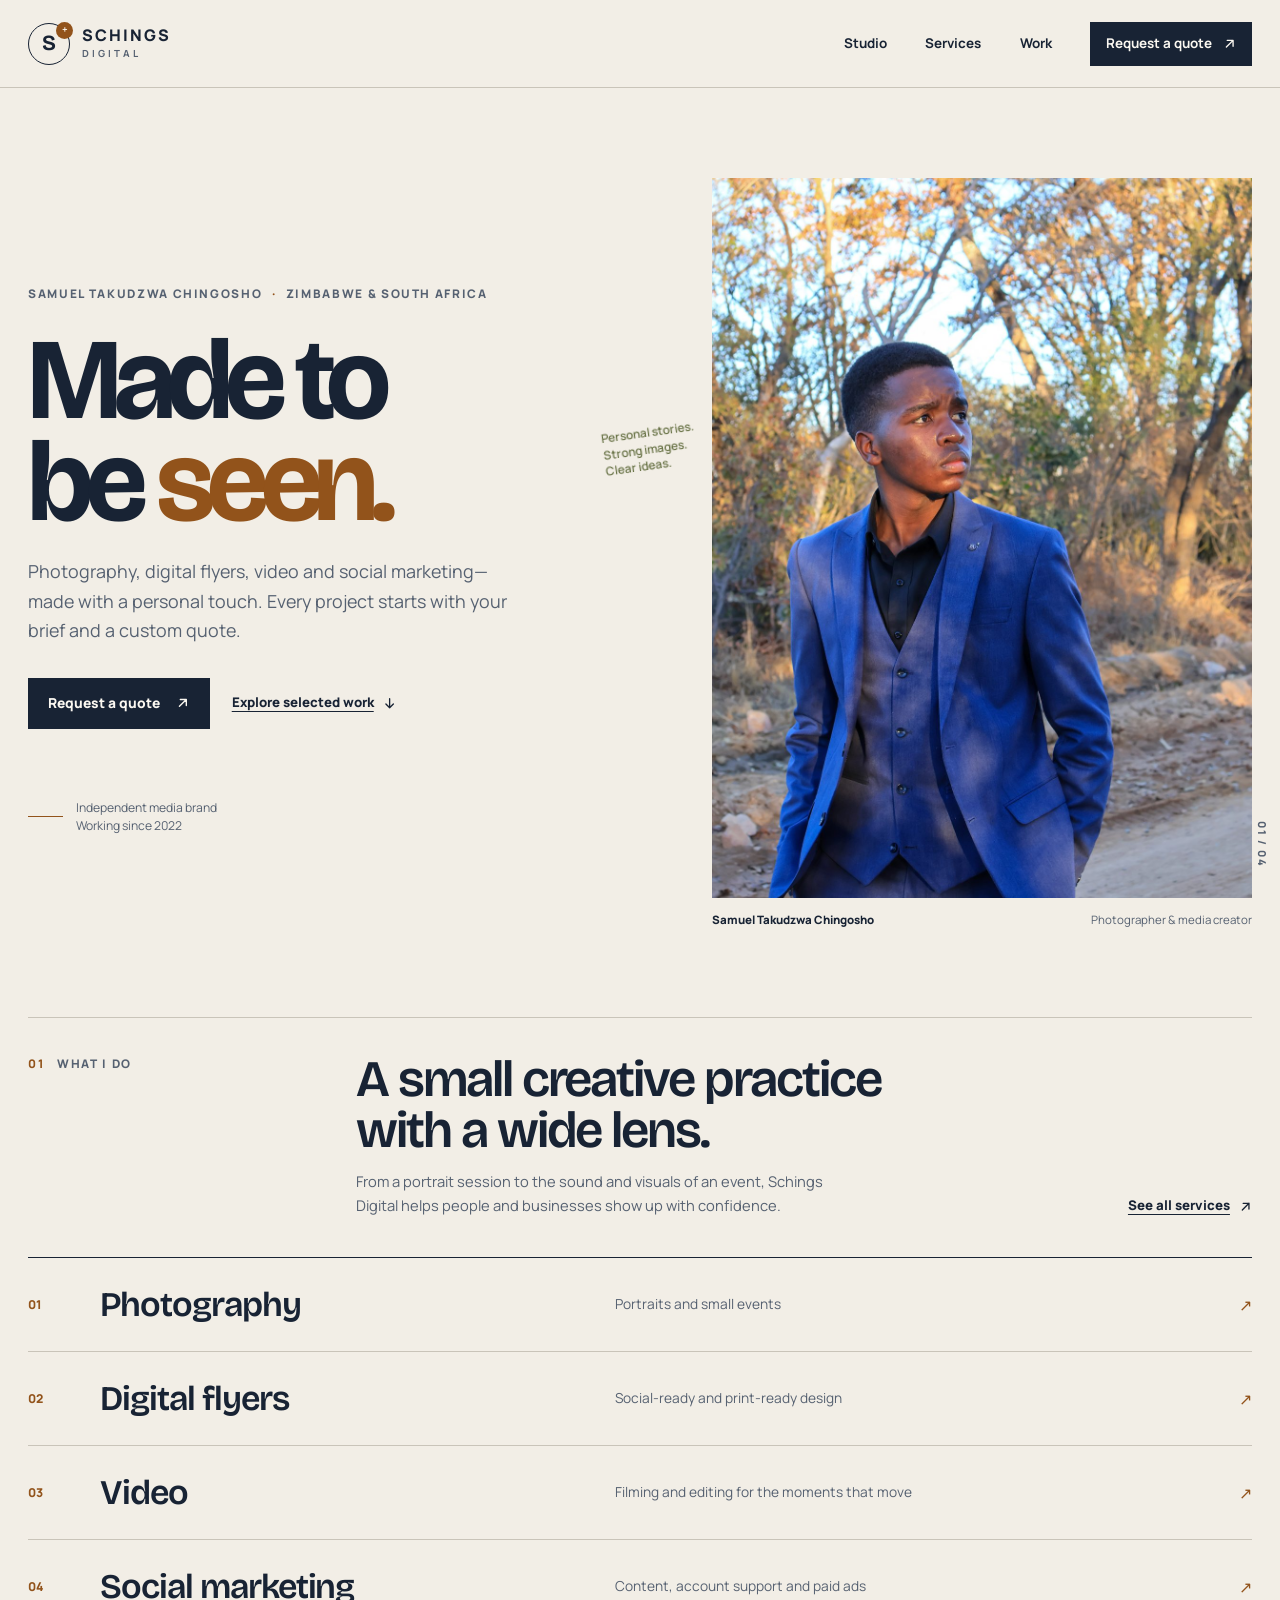
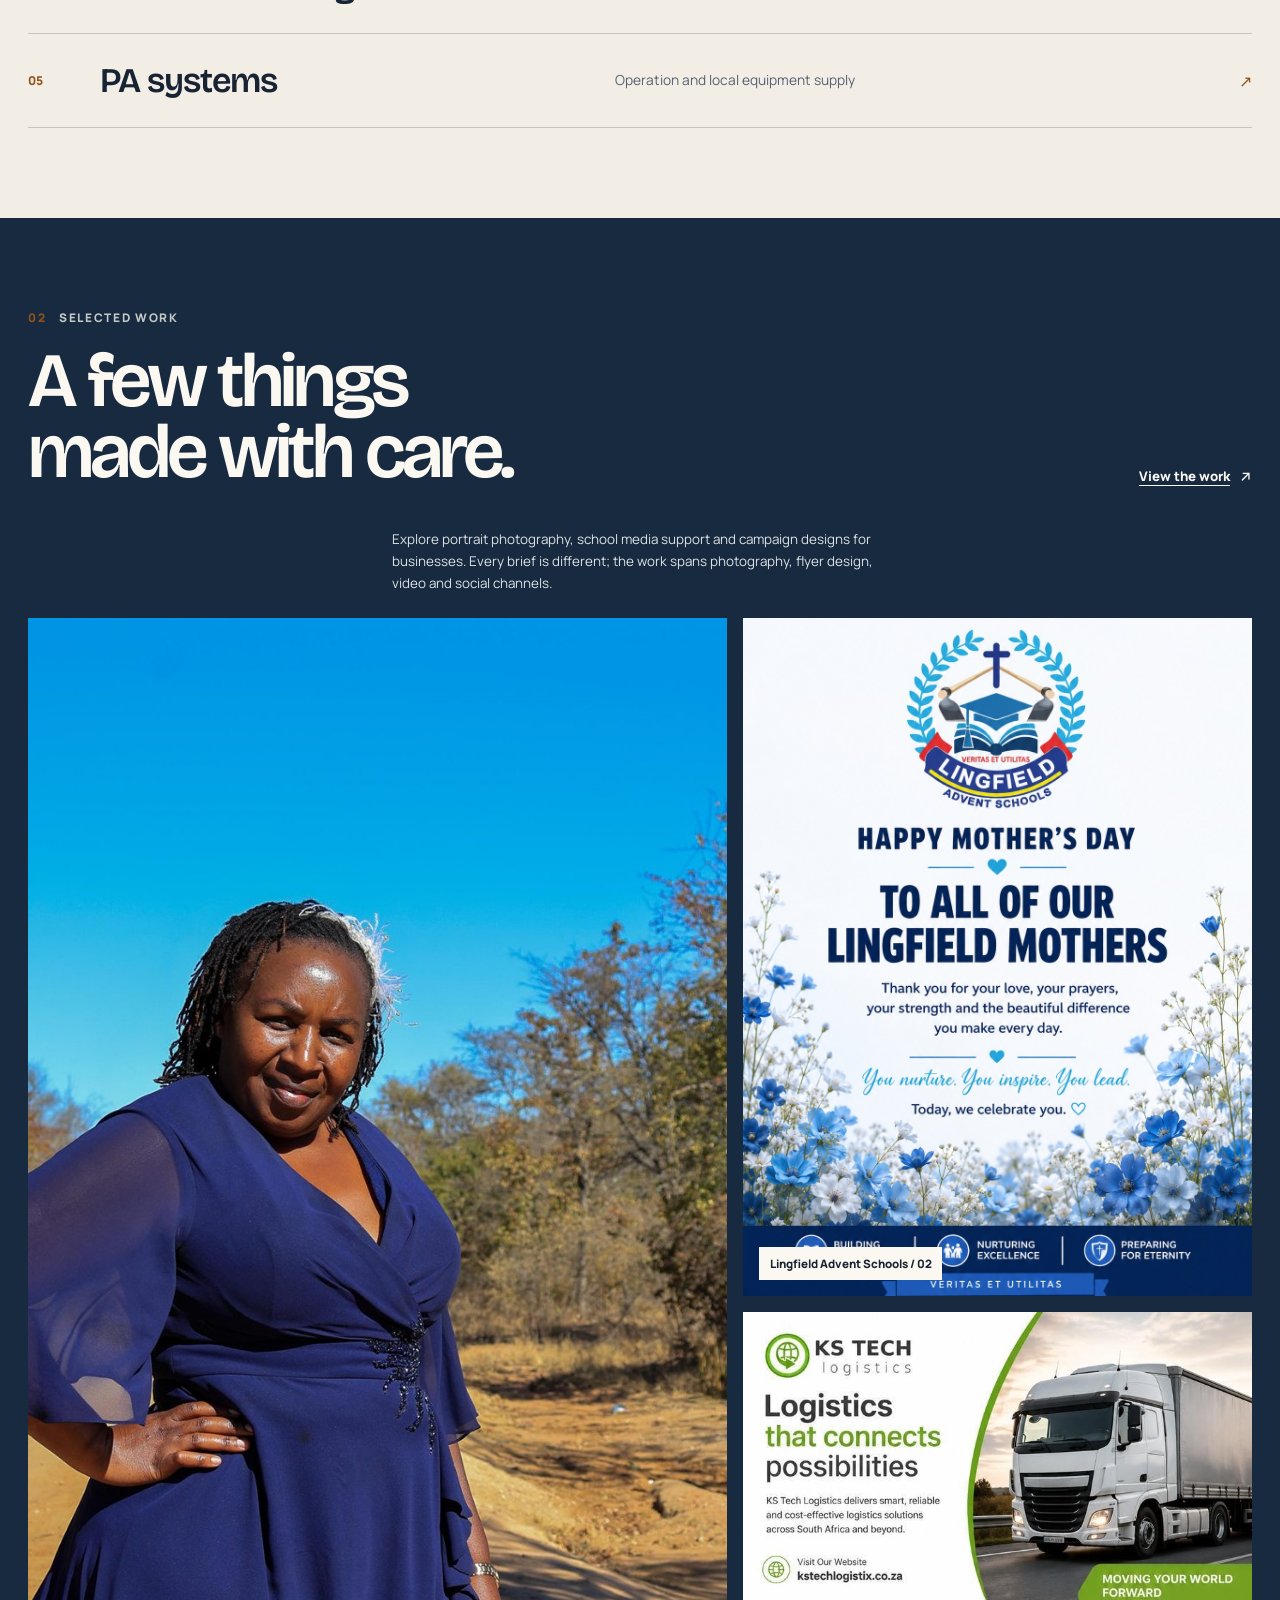
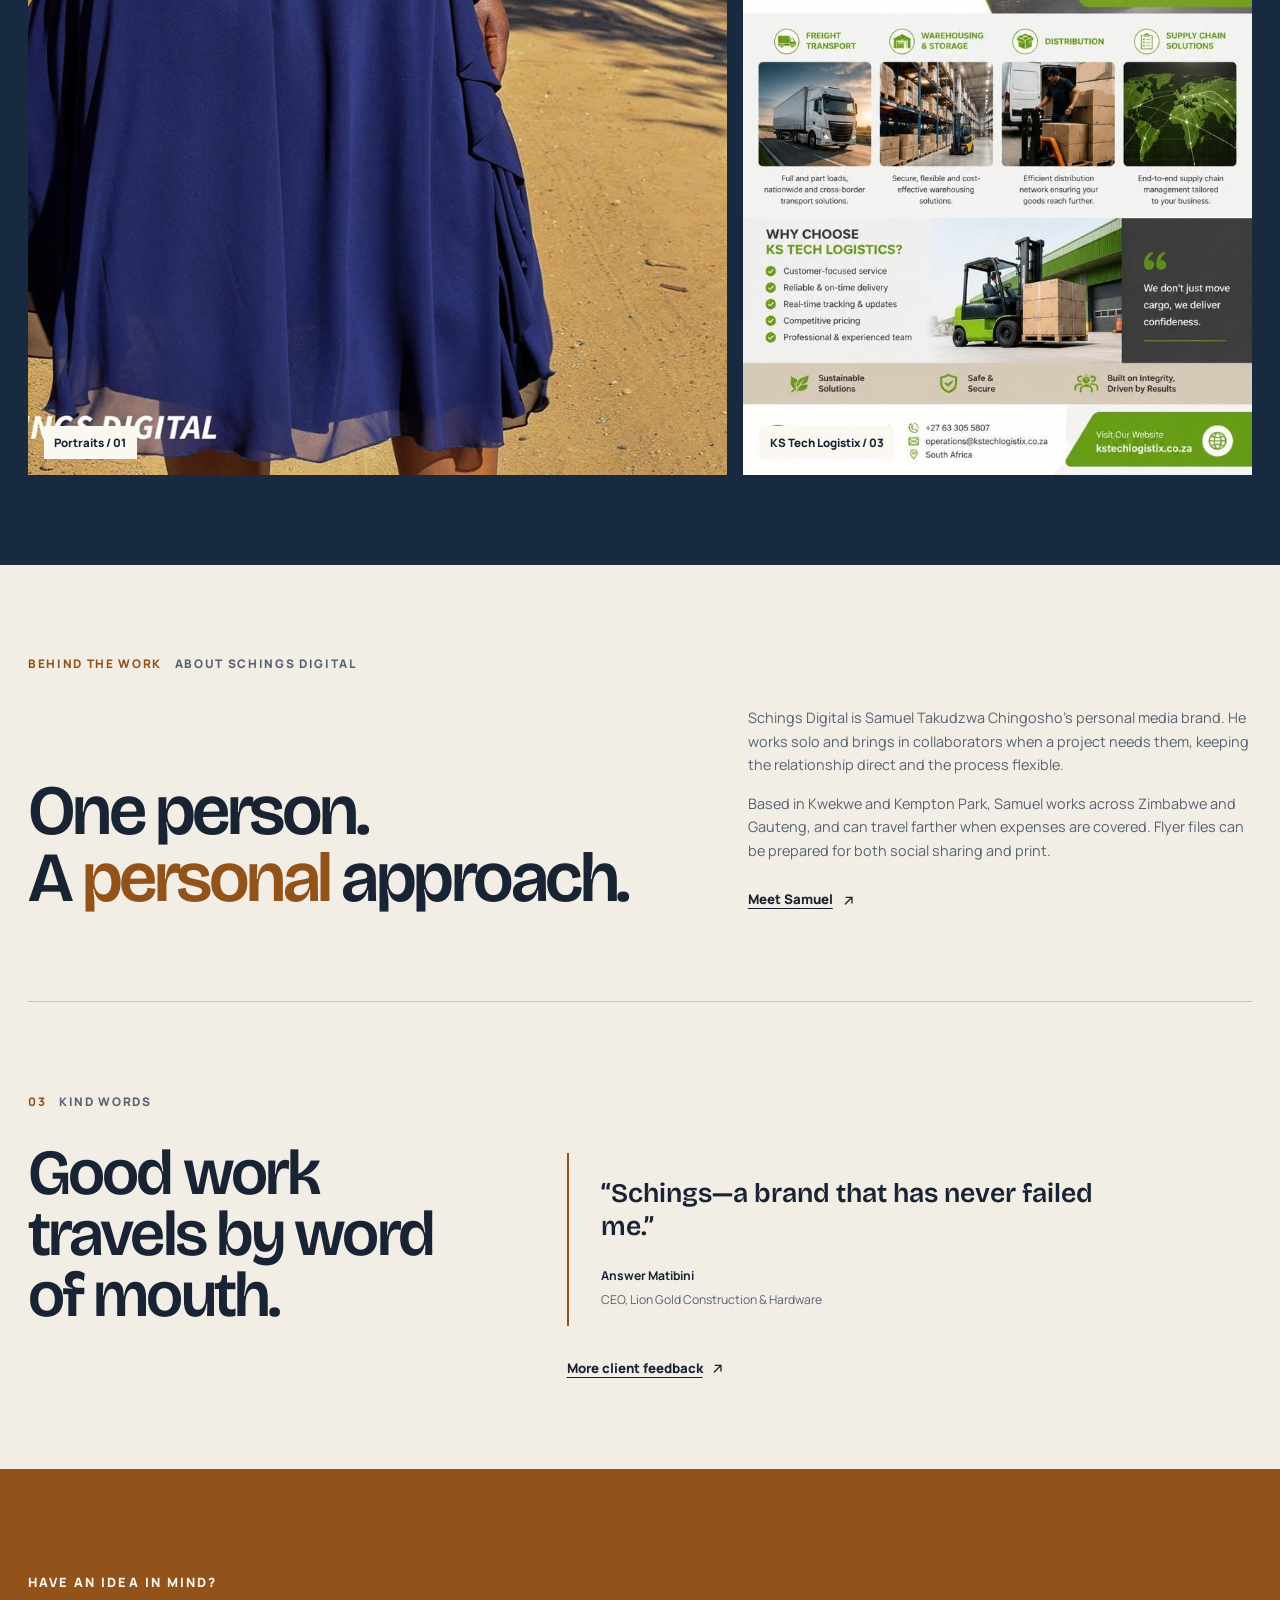
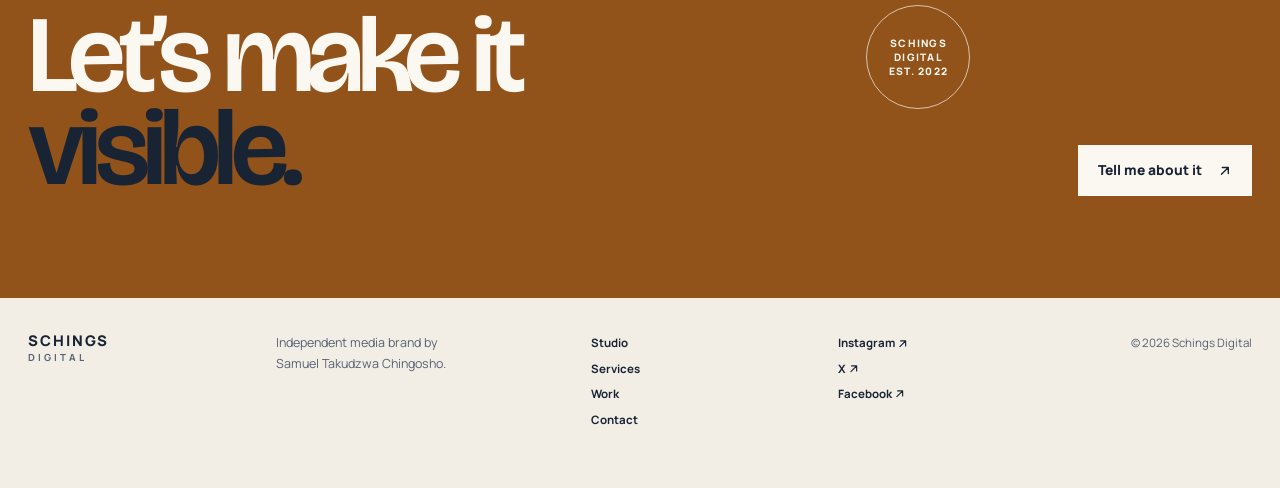
<file: index.html>
<!doctype html>
<html lang="en-GB">
<head><script>
(() => {
  const root = document.documentElement;
  root.classList.add('js');
  if (window.matchMedia && window.matchMedia('(prefers-reduced-motion: reduce)').matches) return;
  root.classList.add('intro-pending');
  let finished = false;
  const finishIntro = () => {
    if (finished) return;
    finished = true;
    root.classList.remove('intro-pending');
    document.querySelectorAll('body > :not(.site-intro)').forEach(node => { node.inert = false; });
    document.querySelector('.site-intro')?.remove();
  };
  document.addEventListener('DOMContentLoaded', () => {
    if (root.classList.contains('intro-pending')) {
      document.querySelectorAll('body > :not(.site-intro)').forEach(node => { node.inert = true; });
      document.querySelector('.intro-skip')?.focus({ preventScroll: true });
    }
  }, { once: true });
  document.addEventListener('click', event => {
    if (event.target.closest('.intro-skip')) finishIntro();
  }, true);
  document.addEventListener('keydown', event => {
    if (event.key === 'Escape' && root.classList.contains('intro-pending')) finishIntro();
  });
  document.addEventListener('animationend', event => {
    if (event.animationName === 'schings-intro-left') finishIntro();
  });
  window.setTimeout(finishIntro, 2200);
})();
</script>
  <meta charset="utf-8">
  <meta name="viewport" content="width=device-width, initial-scale=1">
  <meta name="theme-color" content="#f2eee6">
  <meta name="description" content="Portrait photography, digital flyers, video, social marketing and PA system work by Samuel Takudzwa Chingosho in Zimbabwe and Gauteng.">
  <meta property="og:type" content="website"><meta name="twitter:card" content="summary_large_image"><meta name="twitter:title" content="Schings Digital — Photography &amp; Media in Zimbabwe &amp; Gauteng"><meta name="twitter:description" content="Portrait photography, digital flyers, video, social marketing and PA system work by Samuel Takudzwa Chingosho in Zimbabwe and Gauteng."><meta name="twitter:image" content="https://sammychings27.xyz/assets/images/portfolio/samuel-portrait.jpg">
  <meta property="og:url" content="https://sammychings27.xyz/">
  <meta property="og:image:alt" content="Samuel Takudzwa Chingosho in a blue suit outdoors">
  <link rel="canonical" href="https://sammychings27.xyz/">
  <meta property="og:title" content="Schings Digital — Photography &amp; Media in Zimbabwe &amp; Gauteng">
  <meta property="og:description" content="Portrait photography, digital flyers, video, social marketing and PA system work by Samuel Takudzwa Chingosho in Zimbabwe and Gauteng.">
  <meta property="og:image" content="https://sammychings27.xyz/assets/images/portfolio/samuel-portrait.jpg">
  <title>Schings Digital — Photography &amp; Media in Zimbabwe &amp; Gauteng</title>
  <link rel="icon" href="assets/images/mark.svg" type="image/svg+xml">
  <link rel="preconnect" href="https://fonts.googleapis.com">
  <link rel="preconnect" href="https://fonts.gstatic.com" crossorigin>
  <link href="https://fonts.googleapis.com/css2?family=Bricolage+Grotesque:opsz,wght@12..96,400;12..96,500;12..96,600;12..96,700;12..96,800&family=Manrope:wght@400;500;600;700;800&display=swap" rel="stylesheet">
  <link rel="stylesheet" href="assets/css/site.css">
  <script defer src="assets/js/site.js"></script>
<script type="application/ld+json">{"@context":"https://schema.org","@type":"Person","name":"Samuel Takudzwa Chingosho","alternateName":"Sammychings27","jobTitle":"Photographer and Media Creator","url":"https://sammychings27.xyz/","sameAs":["https://www.instagram.com/schingsdigital","https://x.com/schingsdigital","https://www.facebook.com/people/Sammychings27-Digital/61591467394198/"]}</script>
</head>
<body><div class="site-intro" role="dialog" aria-modal="true" aria-label="Schings Digital introduction">
  <div class="intro-panel intro-panel-left" aria-hidden="true"></div>
  <div class="intro-panel intro-panel-right" aria-hidden="true"></div>
  <div class="intro-lockup"><span class="intro-symbol" aria-hidden="true">S<span>+</span></span><span class="intro-wordmark">SCHINGS<span>DIGITAL</span></span></div>
  <span class="intro-divider" aria-hidden="true"></span>
  <button class="intro-skip" type="button">Skip intro</button>
</div>
<a class="skip-link" href="#main">Skip to content</a>
<header class="site-header">
  <a class="brand" href="index.html" aria-label="Schings Digital home"><span class="brand-symbol" aria-hidden="true">S<span>+</span></span><span class="brand-wordmark">SCHINGS<span>DIGITAL</span></span></a>
  <button class="menu-toggle" type="button" aria-expanded="false" aria-controls="primary-navigation"><span>Menu</span><i aria-hidden="true"></i></button>
  <nav class="primary-navigation" id="primary-navigation" aria-label="Primary navigation"><a href="studio.html">Studio</a><a href="services.html">Services</a><a href="work.html">Work</a><a class="nav-cta" href="contact.html">Request a quote <svg class="icon-arrow" viewBox="0 0 16 16" aria-hidden="true"><path d="M4 12 12 4M5 4h7v7"/></svg></a></nav>
</header>
<main id="main">
  <section class="home-hero page-shell" aria-labelledby="hero-title">
    <div class="hero-copy">
      <p class="overline">Samuel Takudzwa Chingosho <span>·</span> Zimbabwe & South Africa</p>
      <h1 id="hero-title">Made to<br>be <em>seen.</em></h1>
      <p class="hero-summary">Photography, digital flyers, video and social marketing—made with a personal touch. Every project starts with your brief and a custom quote.</p>
      <div class="hero-actions"><a class="button button-dark" href="contact.html">Request a quote <svg class="icon-arrow" viewBox="0 0 16 16" aria-hidden="true"><path d="M4 12 12 4M5 4h7v7"/></svg></a><a class="quiet-link" href="work.html">Explore selected work <svg class="icon-arrow icon-down" viewBox="0 0 16 16" aria-hidden="true"><path d="M8 2v11M3.5 8.5 8 13l4.5-4.5"/></svg></a></div>
      <div class="hero-note"><span class="note-rule"></span><span>Independent media brand<br>Working since 2022</span></div>
    </div>
    <figure class="hero-portrait"><img src="assets/images/portfolio/samuel-portrait.jpg" width="1133" height="1700" alt="Samuel Takudzwa Chingosho in a blue suit, photographed outdoors" fetchpriority="high"><figcaption><span>Samuel Takudzwa Chingosho</span><span>Photographer & media creator</span></figcaption><span class="image-index" aria-hidden="true">01 / 04</span></figure>
    <span class="hero-side-note" aria-hidden="true">Personal stories. Strong images. Clear ideas.</span>
  </section>

  <section class="service-intro page-shell" aria-labelledby="service-intro-title"><div class="section-kicker"><span>01</span><span>What I do</span></div><div class="service-intro-copy"><h2 id="service-intro-title">A small creative practice with a wide lens.</h2><p>From a portrait session to the sound and visuals of an event, Schings Digital helps people and businesses show up with confidence.</p></div><a class="text-arrow" href="services.html">See all services <svg class="icon-arrow" viewBox="0 0 16 16" aria-hidden="true"><path d="M4 12 12 4M5 4h7v7"/></svg></a></section>
  <section class="service-list page-shell" aria-label="Current services"><a href="services.html#photography"><span class="service-count">01</span><h3>Photography</h3><p>Portraits and small events</p><span class="row-arrow" aria-hidden="true">↗</span></a><a href="services.html#flyers"><span class="service-count">02</span><h3>Digital flyers</h3><p>Social-ready and print-ready design</p><span class="row-arrow" aria-hidden="true">↗</span></a><a href="services.html#video"><span class="service-count">03</span><h3>Video</h3><p>Filming and editing for the moments that move</p><span class="row-arrow" aria-hidden="true">↗</span></a><a href="services.html#social"><span class="service-count">04</span><h3>Social marketing</h3><p>Content, account support and paid ads</p><span class="row-arrow" aria-hidden="true">↗</span></a><a href="services.html#pa"><span class="service-count">05</span><h3>PA systems</h3><p>Operation and local equipment supply</p><span class="row-arrow" aria-hidden="true">↗</span></a></section>

  <section class="featured-work" aria-labelledby="featured-title"><div class="page-shell featured-head"><div><div class="section-kicker section-kicker-light"><span>02</span><span>Selected work</span></div><h2 id="featured-title">A few things<br>made with care.</h2></div><a class="text-arrow text-arrow-light" href="work.html">View the work <svg class="icon-arrow" viewBox="0 0 16 16" aria-hidden="true"><path d="M4 12 12 4M5 4h7v7"/></svg></a></div><p class="featured-intro">Explore portrait photography, school media support and campaign designs for businesses. Every brief is different; the work spans photography, flyer design, video and social channels.</p><div class="featured-grid page-shell"><a class="featured-image featured-image-main" href="work.html#portraits"><img src="assets/images/portfolio/family-portrait.jpg" width="1133" height="1700" alt="Portrait of a woman outdoors in a blue dress" loading="lazy"><span>Portraits / 01</span></a><a class="featured-image featured-image-side" href="work.html#lingfield"><img src="assets/images/portfolio/lingfield-mothers-day.jpg" width="1086" height="1448" alt="Lingfield Advent Schools Mother’s Day digital poster designed by Schings Digital" loading="lazy"><span>Lingfield Advent Schools / 02</span></a><a class="featured-image featured-image-small" href="work.html#kstech"><img src="assets/images/portfolio/kstech-logistics-overview.jpg" width="720" height="1080" alt="KS Tech Logistix service overview flyer designed by Schings Digital" loading="lazy"><span>KS Tech Logistix / 03</span></a></div></section>

  <section class="home-story page-shell"><div class="section-kicker"><span>Behind the work</span><span>About Schings Digital</span></div><div class="home-story-grid"><h2>One person.<br>A <em>personal</em> approach.</h2><div><p>Schings Digital is Samuel Takudzwa Chingosho’s personal media brand. He works solo and brings in collaborators when a project needs them, keeping the relationship direct and the process flexible.</p><p>Based in Kwekwe and Kempton Park, Samuel works across Zimbabwe and Gauteng, and can travel farther when expenses are covered. Flyer files can be prepared for both social sharing and print.</p><a class="text-arrow" href="studio.html">Meet Samuel <svg class="icon-arrow" viewBox="0 0 16 16" aria-hidden="true"><path d="M4 12 12 4M5 4h7v7"/></svg></a></div></div></section><section class="testimonial-section page-shell" aria-labelledby="testimonial-title"><div class="section-kicker"><span>03</span><span>Kind words</span></div><div class="testimonial-wrap"><h2 id="testimonial-title">Good work<br>travels by word<br>of mouth.</h2><blockquote><p>“Schings—a brand that has never failed me.”</p><footer><strong>Answer Matibini</strong><span>CEO, Lion Gold Construction & Hardware</span></footer></blockquote><a class="text-arrow" href="work.html#words">More client feedback <svg class="icon-arrow" viewBox="0 0 16 16" aria-hidden="true"><path d="M4 12 12 4M5 4h7v7"/></svg></a></div></section>

  <section class="home-contact"><div class="page-shell home-contact-inner"><p>Have an idea in mind?</p><h2>Let’s make it<br><em>visible.</em></h2><a class="button button-light" href="contact.html">Tell me about it <svg class="icon-arrow" viewBox="0 0 16 16" aria-hidden="true"><path d="M4 12 12 4M5 4h7v7"/></svg></a><span class="contact-stamp" aria-hidden="true">SCHINGS<br>DIGITAL<br>EST. 2022</span></div></section>
</main>
<footer class="site-footer page-shell"><a class="footer-brand" href="index.html">SCHINGS<span>DIGITAL</span></a><p>Independent media brand by Samuel Takudzwa Chingosho.</p><nav aria-label="Footer navigation"><a href="studio.html">Studio</a><a href="services.html">Services</a><a href="work.html">Work</a><a href="contact.html">Contact</a></nav><div class="footer-social"><a href="https://www.instagram.com/schingsdigital" target="_blank" rel="noreferrer">Instagram <svg class="icon-arrow" viewBox="0 0 16 16" aria-hidden="true"><path d="M4 12 12 4M5 4h7v7"/></svg></a><a href="https://x.com/schingsdigital" target="_blank" rel="noreferrer">X <svg class="icon-arrow" viewBox="0 0 16 16" aria-hidden="true"><path d="M4 12 12 4M5 4h7v7"/></svg></a><a href="https://www.facebook.com/people/Sammychings27-Digital/61591467394198/" target="_blank" rel="noreferrer">Facebook <svg class="icon-arrow" viewBox="0 0 16 16" aria-hidden="true"><path d="M4 12 12 4M5 4h7v7"/></svg></a></div><span class="footer-year">© <span data-year></span> Schings Digital</span></footer>
</body>
</html>
</file>
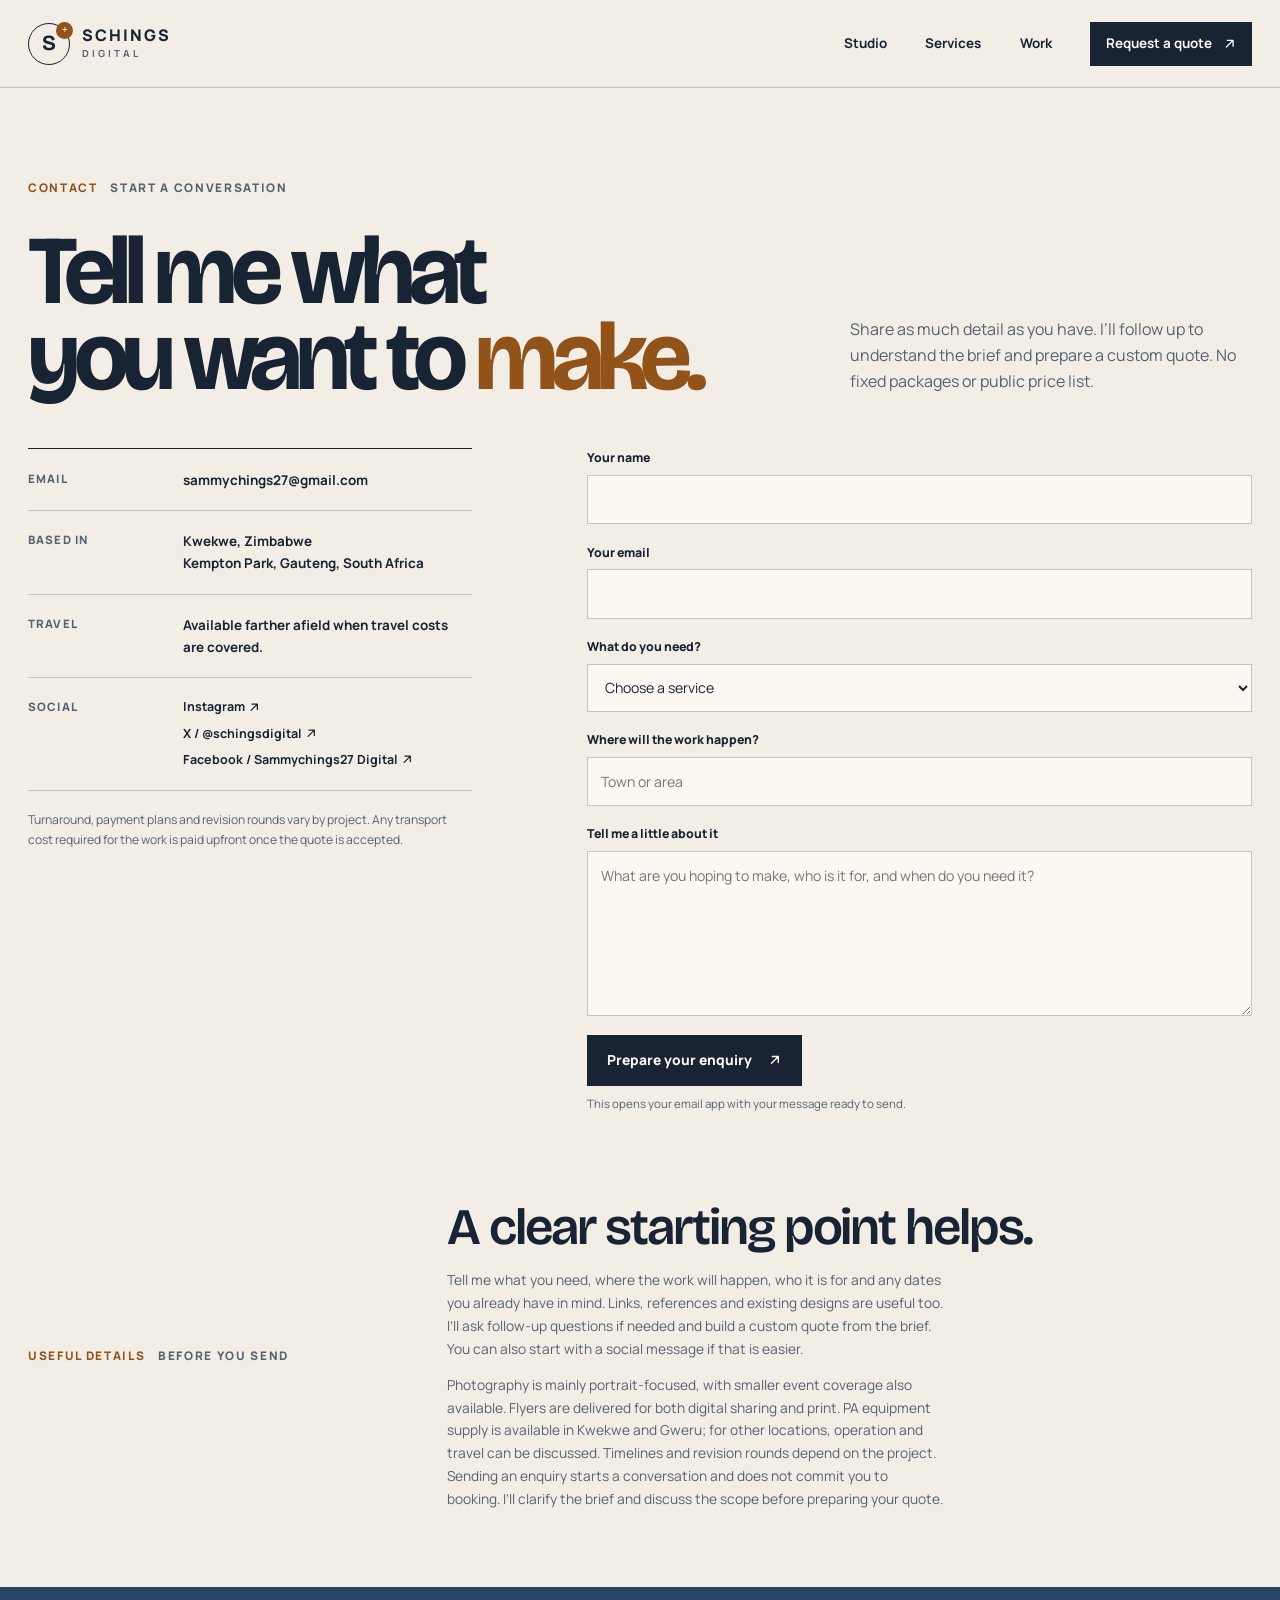
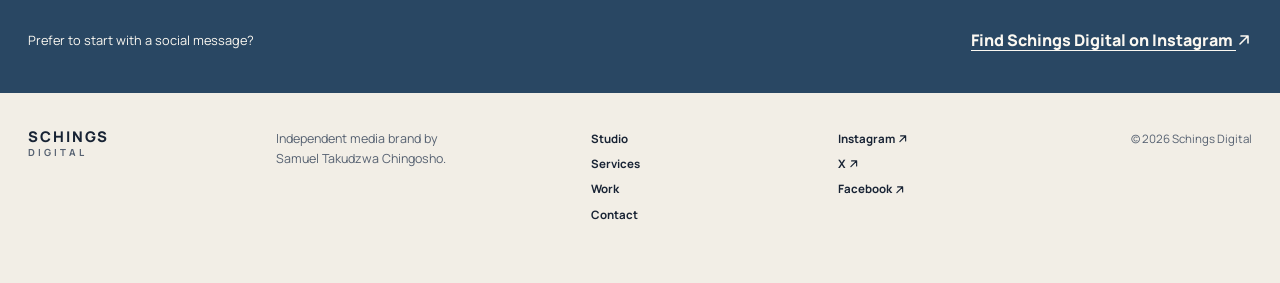
<file: contact.html>
<!doctype html>
<html lang="en-GB"><head><script>
(() => {
  const root = document.documentElement;
  root.classList.add('js');
  if (window.matchMedia && window.matchMedia('(prefers-reduced-motion: reduce)').matches) return;
  root.classList.add('intro-pending');
  let finished = false;
  const finishIntro = () => {
    if (finished) return;
    finished = true;
    root.classList.remove('intro-pending');
    document.querySelectorAll('body > :not(.site-intro)').forEach(node => { node.inert = false; });
    document.querySelector('.site-intro')?.remove();
  };
  document.addEventListener('DOMContentLoaded', () => {
    if (root.classList.contains('intro-pending')) {
      document.querySelectorAll('body > :not(.site-intro)').forEach(node => { node.inert = true; });
      document.querySelector('.intro-skip')?.focus({ preventScroll: true });
    }
  }, { once: true });
  document.addEventListener('click', event => {
    if (event.target.closest('.intro-skip')) finishIntro();
  }, true);
  document.addEventListener('keydown', event => {
    if (event.key === 'Escape' && root.classList.contains('intro-pending')) finishIntro();
  });
  document.addEventListener('animationend', event => {
    if (event.animationName === 'schings-intro-left') finishIntro();
  });
  window.setTimeout(finishIntro, 2200);
})();
</script><meta charset="utf-8"><meta name="viewport" content="width=device-width, initial-scale=1"><meta name="theme-color" content="#f2eee6"><meta name="description" content="Request a Schings Digital quote for photography, flyers, video, social marketing or PA systems. Based in Kwekwe and Kempton Park, serving Zimbabwe and Gauteng."><meta property="og:type" content="website"><meta name="twitter:card" content="summary_large_image"><meta name="twitter:title" content="Request a Quote for Media Services — Schings Digital"><meta name="twitter:description" content="Request a Schings Digital quote for photography, flyers, video, social marketing or PA systems. Based in Kwekwe and Kempton Park, serving Zimbabwe and Gauteng."><meta name="twitter:image" content="https://sammychings27.xyz/assets/images/portfolio/samuel-portrait.jpg"><meta property="og:url" content="https://sammychings27.xyz/contact.html"><meta property="og:image" content="https://sammychings27.xyz/assets/images/portfolio/samuel-portrait.jpg"><link rel="canonical" href="https://sammychings27.xyz/contact.html"><meta property="og:title" content="Request a Quote for Media Services — Schings Digital"><meta property="og:description" content="Request a Schings Digital quote for photography, flyers, video, social marketing or PA systems. Based in Kwekwe and Kempton Park, serving Zimbabwe and Gauteng."><title>Request a Quote for Media Services — Schings Digital</title><link rel="icon" href="assets/images/mark.svg" type="image/svg+xml"><link rel="preconnect" href="https://fonts.googleapis.com"><link rel="preconnect" href="https://fonts.gstatic.com" crossorigin><link href="https://fonts.googleapis.com/css2?family=Bricolage+Grotesque:opsz,wght@12..96,400;12..96,500;12..96,600;12..96,700;12..96,800&family=Manrope:wght@400;500;600;700;800&display=swap" rel="stylesheet"><link rel="stylesheet" href="assets/css/site.css"><script defer src="assets/js/site.js"></script><script type="application/ld+json">{"@context":"https://schema.org","@type":"Person","name":"Samuel Takudzwa Chingosho","alternateName":"Sammychings27","jobTitle":"Photographer and Media Creator","url":"https://sammychings27.xyz/","sameAs":["https://www.instagram.com/schingsdigital","https://x.com/schingsdigital","https://www.facebook.com/people/Sammychings27-Digital/61591467394198/"]}</script></head>
<body><div class="site-intro" role="dialog" aria-modal="true" aria-label="Schings Digital introduction">
  <div class="intro-panel intro-panel-left" aria-hidden="true"></div>
  <div class="intro-panel intro-panel-right" aria-hidden="true"></div>
  <div class="intro-lockup"><span class="intro-symbol" aria-hidden="true">S<span>+</span></span><span class="intro-wordmark">SCHINGS<span>DIGITAL</span></span></div>
  <span class="intro-divider" aria-hidden="true"></span>
  <button class="intro-skip" type="button">Skip intro</button>
</div><a class="skip-link" href="#main">Skip to content</a><header class="site-header"><a class="brand" href="index.html" aria-label="Schings Digital home"><span class="brand-symbol" aria-hidden="true">S<span>+</span></span><span class="brand-wordmark">SCHINGS<span>DIGITAL</span></span></a><button class="menu-toggle" type="button" aria-expanded="false" aria-controls="primary-navigation"><span>Menu</span><i aria-hidden="true"></i></button><nav class="primary-navigation" id="primary-navigation" aria-label="Primary navigation"><a href="studio.html">Studio</a><a href="services.html">Services</a><a href="work.html">Work</a><a class="nav-cta" href="contact.html" aria-current="page">Request a quote <svg class="icon-arrow" viewBox="0 0 16 16" aria-hidden="true"><path d="M4 12 12 4M5 4h7v7"/></svg></a></nav></header>
<main id="main"><section class="inner-hero page-shell contact-intro"><div class="section-kicker"><span>Contact</span><span>Start a conversation</span></div><div class="inner-hero-grid"><h1>Tell me what<br>you want to <em>make.</em></h1><p>Share as much detail as you have. I’ll follow up to understand the brief and prepare a custom quote. No fixed packages or public price list.</p></div></section>
<section class="contact-layout page-shell"><div class="contact-details"><div class="contact-detail"><span>Email</span><a href="mailto:sammychings27@gmail.com">sammychings27@gmail.com</a></div><div class="contact-detail"><span>Based in</span><p>Kwekwe, Zimbabwe<br>Kempton Park, Gauteng, South Africa</p></div><div class="contact-detail"><span>Travel</span><p>Available farther afield when travel costs are covered.</p></div><div class="contact-detail"><span>Social</span><div class="contact-social"><a href="https://www.instagram.com/schingsdigital" target="_blank" rel="noreferrer">Instagram <svg class="icon-arrow" viewBox="0 0 16 16" aria-hidden="true"><path d="M4 12 12 4M5 4h7v7"/></svg></a><a href="https://x.com/schingsdigital" target="_blank" rel="noreferrer">X / @schingsdigital <svg class="icon-arrow" viewBox="0 0 16 16" aria-hidden="true"><path d="M4 12 12 4M5 4h7v7"/></svg></a><a href="https://www.facebook.com/people/Sammychings27-Digital/61591467394198/" target="_blank" rel="noreferrer">Facebook / Sammychings27 Digital <svg class="icon-arrow" viewBox="0 0 16 16" aria-hidden="true"><path d="M4 12 12 4M5 4h7v7"/></svg></a></div></div><p class="contact-note">Turnaround, payment plans and revision rounds vary by project. Any transport cost required for the work is paid upfront once the quote is accepted.</p></div>
<form class="contact-form" id="project-form"><div class="form-field"><label for="name">Your name</label><input id="name" name="name" autocomplete="name" required></div><div class="form-field"><label for="email">Your email</label><input id="email" name="email" type="email" autocomplete="email" required></div><div class="form-field"><label for="interest">What do you need?</label><select id="interest" name="interest" required><option value="">Choose a service</option><option>Photography</option><option>Digital flyer</option><option>Video</option><option>Social marketing</option><option>PA systems</option><option>Something else</option></select></div><div class="form-field"><label for="location">Where will the work happen?</label><input id="location" name="location" autocomplete="address-level2" placeholder="Town or area"></div><div class="form-field"><label for="message">Tell me a little about it</label><textarea id="message" name="message" rows="6" required placeholder="What are you hoping to make, who is it for, and when do you need it?"></textarea></div><button class="button button-dark form-submit" type="submit">Prepare your enquiry <svg class="icon-arrow" viewBox="0 0 16 16" aria-hidden="true"><path d="M4 12 12 4M5 4h7v7"/></svg></button><p class="form-hint">This opens your email app with your message ready to send.</p><p class="form-status" id="form-status" role="status" aria-live="polite"></p></form></section>
<section class="contact-expectations page-shell"><div class="section-kicker"><span>Useful details</span><span>Before you send</span></div><div><h2>A clear starting point helps.</h2><p>Tell me what you need, where the work will happen, who it is for and any dates you already have in mind. Links, references and existing designs are useful too. I’ll ask follow-up questions if needed and build a custom quote from the brief. You can also start with a social message if that is easier.</p><p>Photography is mainly portrait-focused, with smaller event coverage also available. Flyers are delivered for both digital sharing and print. PA equipment supply is available in Kwekwe and Gweru; for other locations, operation and travel can be discussed. Timelines and revision rounds depend on the project. Sending an enquiry starts a conversation and does not commit you to booking. I’ll clarify the brief and discuss the scope before preparing your quote.</p></div></section><section class="contact-bottom"><div class="page-shell contact-bottom-inner"><p>Prefer to start with a social message?</p><a href="https://www.instagram.com/schingsdigital" target="_blank" rel="noreferrer">Find Schings Digital on Instagram <svg class="icon-arrow" viewBox="0 0 16 16" aria-hidden="true"><path d="M4 12 12 4M5 4h7v7"/></svg></a></div></section></main>
<footer class="site-footer page-shell"><a class="footer-brand" href="index.html">SCHINGS<span>DIGITAL</span></a><p>Independent media brand by Samuel Takudzwa Chingosho.</p><nav aria-label="Footer navigation"><a href="studio.html">Studio</a><a href="services.html">Services</a><a href="work.html">Work</a><a href="contact.html">Contact</a></nav><div class="footer-social"><a href="https://www.instagram.com/schingsdigital" target="_blank" rel="noreferrer">Instagram <svg class="icon-arrow" viewBox="0 0 16 16" aria-hidden="true"><path d="M4 12 12 4M5 4h7v7"/></svg></a><a href="https://x.com/schingsdigital" target="_blank" rel="noreferrer">X <svg class="icon-arrow" viewBox="0 0 16 16" aria-hidden="true"><path d="M4 12 12 4M5 4h7v7"/></svg></a><a href="https://www.facebook.com/people/Sammychings27-Digital/61591467394198/" target="_blank" rel="noreferrer">Facebook <svg class="icon-arrow" viewBox="0 0 16 16" aria-hidden="true"><path d="M4 12 12 4M5 4h7v7"/></svg></a></div><span class="footer-year">© <span data-year></span> Schings Digital</span></footer></body></html>
</file>
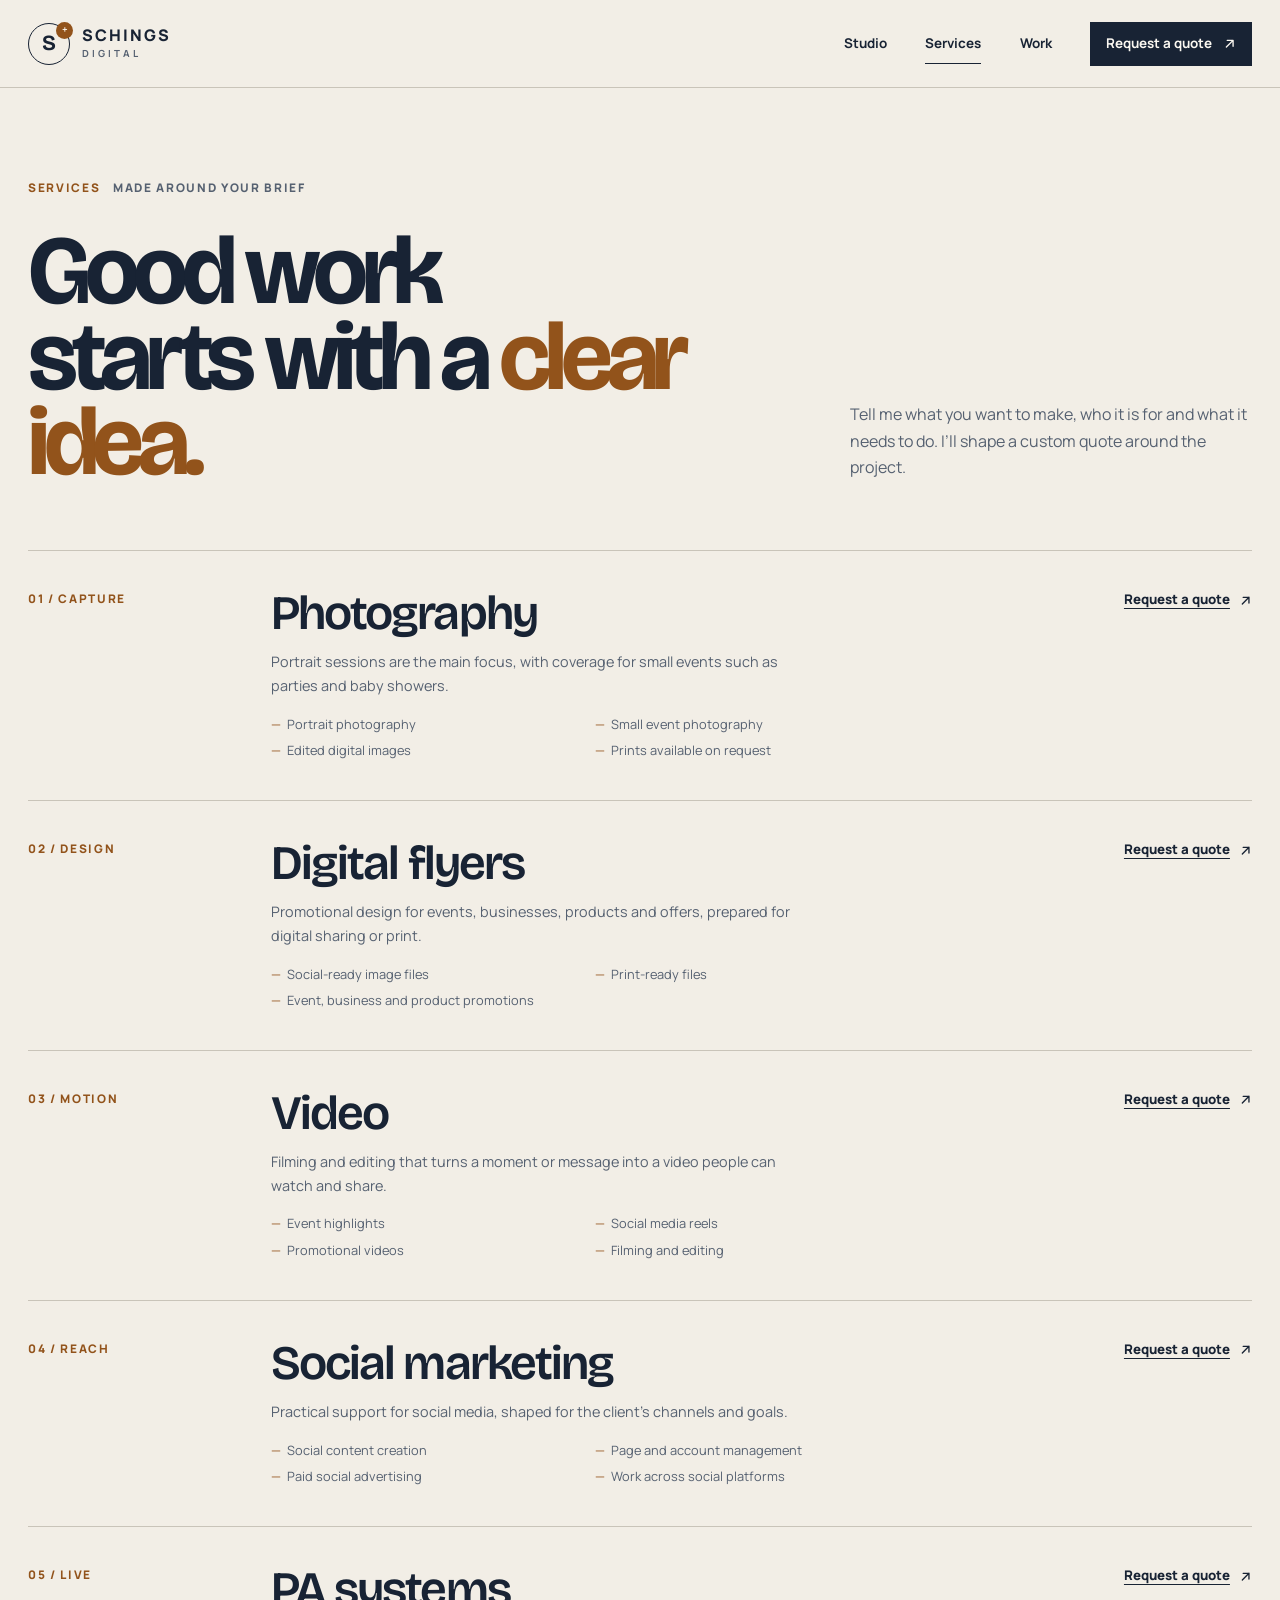
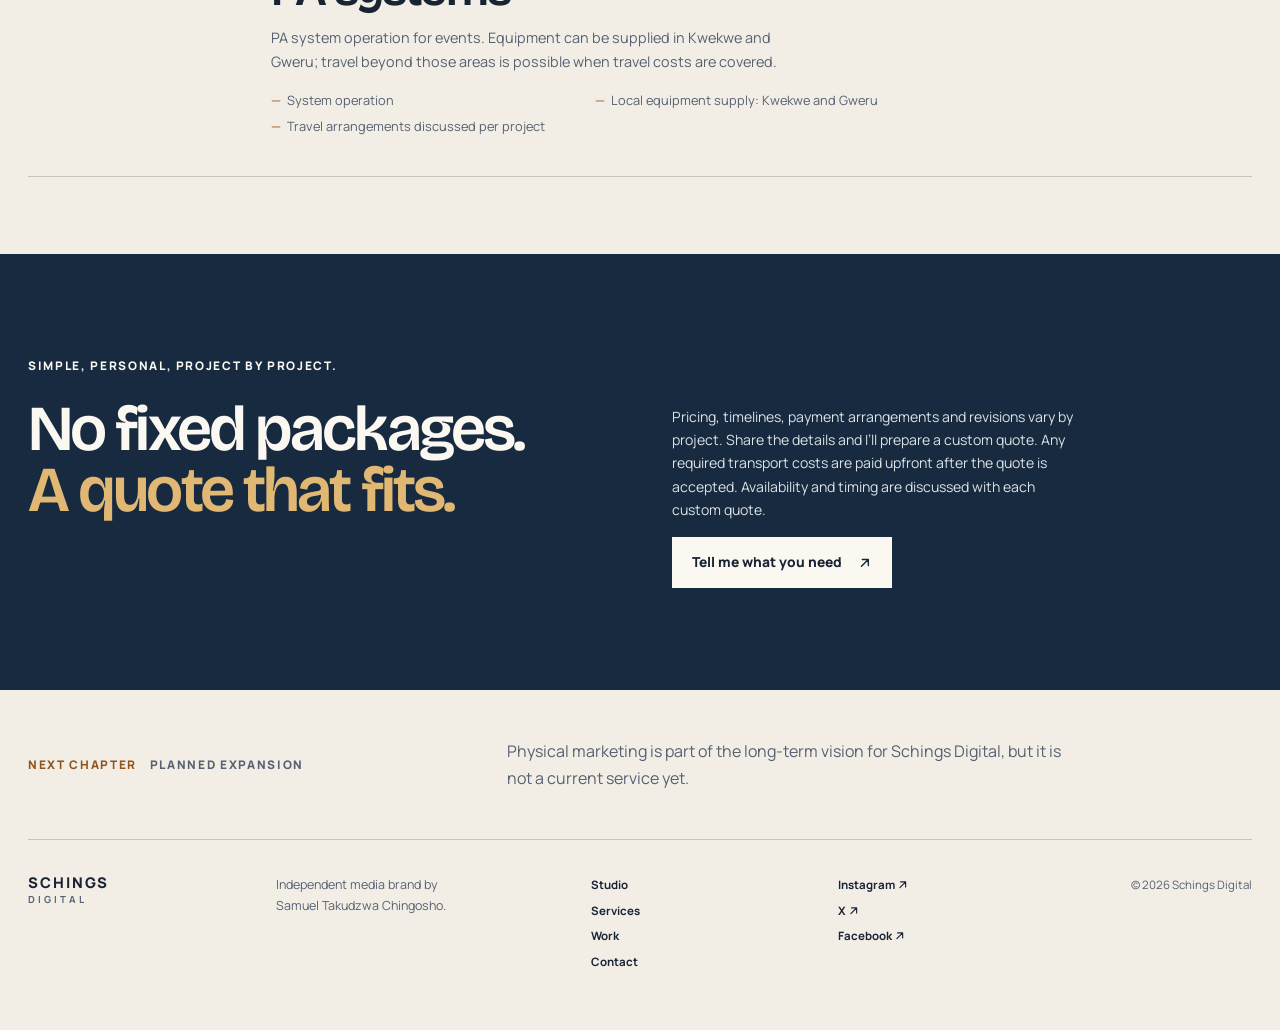
<file: services.html>
<!doctype html>
<html lang="en-GB"><head><script>
(() => {
  const root = document.documentElement;
  root.classList.add('js');
  if (window.matchMedia && window.matchMedia('(prefers-reduced-motion: reduce)').matches) return;
  root.classList.add('intro-pending');
  let finished = false;
  const finishIntro = () => {
    if (finished) return;
    finished = true;
    root.classList.remove('intro-pending');
    document.querySelectorAll('body > :not(.site-intro)').forEach(node => { node.inert = false; });
    document.querySelector('.site-intro')?.remove();
  };
  document.addEventListener('DOMContentLoaded', () => {
    if (root.classList.contains('intro-pending')) {
      document.querySelectorAll('body > :not(.site-intro)').forEach(node => { node.inert = true; });
      document.querySelector('.intro-skip')?.focus({ preventScroll: true });
    }
  }, { once: true });
  document.addEventListener('click', event => {
    if (event.target.closest('.intro-skip')) finishIntro();
  }, true);
  document.addEventListener('keydown', event => {
    if (event.key === 'Escape' && root.classList.contains('intro-pending')) finishIntro();
  });
  document.addEventListener('animationend', event => {
    if (event.animationName === 'schings-intro-left') finishIntro();
  });
  window.setTimeout(finishIntro, 2200);
})();
</script><meta charset="utf-8"><meta name="viewport" content="width=device-width, initial-scale=1"><meta name="theme-color" content="#f2eee6"><meta name="description" content="Explore portrait photography, digital flyers, video, social marketing and PA operation from Schings Digital. Custom quotes for projects in Zimbabwe and Gauteng."><meta property="og:type" content="website"><meta name="twitter:card" content="summary_large_image"><meta name="twitter:title" content="Photography, Video &amp; Media Services — Schings Digital"><meta name="twitter:description" content="Explore portrait photography, digital flyers, video, social marketing and PA operation from Schings Digital. Custom quotes for projects in Zimbabwe and Gauteng."><meta name="twitter:image" content="https://sammychings27.xyz/assets/images/portfolio/samuel-portrait.jpg"><meta property="og:url" content="https://sammychings27.xyz/services.html"><meta property="og:image" content="https://sammychings27.xyz/assets/images/portfolio/samuel-portrait.jpg"><link rel="canonical" href="https://sammychings27.xyz/services.html"><meta property="og:title" content="Photography, Video &amp; Media Services — Schings Digital"><meta property="og:description" content="Explore portrait photography, digital flyers, video, social marketing and PA operation from Schings Digital. Custom quotes for projects in Zimbabwe and Gauteng."><title>Photography, Video &amp; Media Services — Schings Digital</title><link rel="icon" href="assets/images/mark.svg" type="image/svg+xml"><link rel="preconnect" href="https://fonts.googleapis.com"><link rel="preconnect" href="https://fonts.gstatic.com" crossorigin><link href="https://fonts.googleapis.com/css2?family=Bricolage+Grotesque:opsz,wght@12..96,400;12..96,500;12..96,600;12..96,700;12..96,800&family=Manrope:wght@400;500;600;700;800&display=swap" rel="stylesheet"><link rel="stylesheet" href="assets/css/site.css"><script defer src="assets/js/site.js"></script><script type="application/ld+json">{"@context":"https://schema.org","@type":"Person","name":"Samuel Takudzwa Chingosho","alternateName":"Sammychings27","jobTitle":"Photographer and Media Creator","url":"https://sammychings27.xyz/","sameAs":["https://www.instagram.com/schingsdigital","https://x.com/schingsdigital","https://www.facebook.com/people/Sammychings27-Digital/61591467394198/"]}</script></head>
<body><div class="site-intro" role="dialog" aria-modal="true" aria-label="Schings Digital introduction">
  <div class="intro-panel intro-panel-left" aria-hidden="true"></div>
  <div class="intro-panel intro-panel-right" aria-hidden="true"></div>
  <div class="intro-lockup"><span class="intro-symbol" aria-hidden="true">S<span>+</span></span><span class="intro-wordmark">SCHINGS<span>DIGITAL</span></span></div>
  <span class="intro-divider" aria-hidden="true"></span>
  <button class="intro-skip" type="button">Skip intro</button>
</div><a class="skip-link" href="#main">Skip to content</a><header class="site-header"><a class="brand" href="index.html" aria-label="Schings Digital home"><span class="brand-symbol" aria-hidden="true">S<span>+</span></span><span class="brand-wordmark">SCHINGS<span>DIGITAL</span></span></a><button class="menu-toggle" type="button" aria-expanded="false" aria-controls="primary-navigation"><span>Menu</span><i aria-hidden="true"></i></button><nav class="primary-navigation" id="primary-navigation" aria-label="Primary navigation"><a href="studio.html">Studio</a><a href="services.html" aria-current="page">Services</a><a href="work.html">Work</a><a class="nav-cta" href="contact.html">Request a quote <svg class="icon-arrow" viewBox="0 0 16 16" aria-hidden="true"><path d="M4 12 12 4M5 4h7v7"/></svg></a></nav></header>
<main id="main"><section class="inner-hero page-shell"><div class="section-kicker"><span>Services</span><span>Made around your brief</span></div><div class="inner-hero-grid"><h1>Good work<br>starts with a <em>clear idea.</em></h1><p>Tell me what you want to make, who it is for and what it needs to do. I’ll shape a custom quote around the project.</p></div></section>
<section class="offerings page-shell" aria-label="Current services">
<article class="offering" id="photography"><span class="offering-num">01 / Capture</span><div><h2>Photography</h2><p>Portrait sessions are the main focus, with coverage for small events such as parties and baby showers.</p><ul><li>Portrait photography</li><li>Small event photography</li><li>Edited digital images</li><li>Prints available on request</li></ul></div><a class="text-arrow" href="contact.html?interest=Photography">Request a quote <svg class="icon-arrow" viewBox="0 0 16 16" aria-hidden="true"><path d="M4 12 12 4M5 4h7v7"/></svg></a></article>
<article class="offering" id="flyers"><span class="offering-num">02 / Design</span><div><h2>Digital flyers</h2><p>Promotional design for events, businesses, products and offers, prepared for digital sharing or print.</p><ul><li>Social-ready image files</li><li>Print-ready files</li><li>Event, business and product promotions</li></ul></div><a class="text-arrow" href="contact.html?interest=Digital%20flyer">Request a quote <svg class="icon-arrow" viewBox="0 0 16 16" aria-hidden="true"><path d="M4 12 12 4M5 4h7v7"/></svg></a></article>
<article class="offering" id="video"><span class="offering-num">03 / Motion</span><div><h2>Video</h2><p>Filming and editing that turns a moment or message into a video people can watch and share.</p><ul><li>Event highlights</li><li>Social media reels</li><li>Promotional videos</li><li>Filming and editing</li></ul></div><a class="text-arrow" href="contact.html?interest=Video">Request a quote <svg class="icon-arrow" viewBox="0 0 16 16" aria-hidden="true"><path d="M4 12 12 4M5 4h7v7"/></svg></a></article>
<article class="offering" id="social"><span class="offering-num">04 / Reach</span><div><h2>Social marketing</h2><p>Practical support for social media, shaped for the client’s channels and goals.</p><ul><li>Social content creation</li><li>Page and account management</li><li>Paid social advertising</li><li>Work across social platforms</li></ul></div><a class="text-arrow" href="contact.html?interest=Social%20marketing">Request a quote <svg class="icon-arrow" viewBox="0 0 16 16" aria-hidden="true"><path d="M4 12 12 4M5 4h7v7"/></svg></a></article>
<article class="offering" id="pa"><span class="offering-num">05 / Live</span><div><h2>PA systems</h2><p>PA system operation for events. Equipment can be supplied in Kwekwe and Gweru; travel beyond those areas is possible when travel costs are covered.</p><ul><li>System operation</li><li>Local equipment supply: Kwekwe and Gweru</li><li>Travel arrangements discussed per project</li></ul></div><a class="text-arrow" href="contact.html?interest=PA%20systems">Request a quote <svg class="icon-arrow" viewBox="0 0 16 16" aria-hidden="true"><path d="M4 12 12 4M5 4h7v7"/></svg></a></article>
</section>
<section class="quote-band"><div class="page-shell quote-band-inner"><span>Simple, personal, project by project.</span><h2>No fixed packages.<br><em>A quote that fits.</em></h2><p>Pricing, timelines, payment arrangements and revisions vary by project. Share the details and I’ll prepare a custom quote. Any required transport costs are paid upfront after the quote is accepted. Availability and timing are discussed with each custom quote.</p><a class="button button-light" href="contact.html">Tell me what you need <svg class="icon-arrow" viewBox="0 0 16 16" aria-hidden="true"><path d="M4 12 12 4M5 4h7v7"/></svg></a></div></section>
<section class="future-note page-shell"><div class="section-kicker"><span>Next chapter</span><span>Planned expansion</span></div><p>Physical marketing is part of the long-term vision for Schings Digital, but it is not a current service yet.</p></section></main>
<footer class="site-footer page-shell"><a class="footer-brand" href="index.html">SCHINGS<span>DIGITAL</span></a><p>Independent media brand by Samuel Takudzwa Chingosho.</p><nav aria-label="Footer navigation"><a href="studio.html">Studio</a><a href="services.html">Services</a><a href="work.html">Work</a><a href="contact.html">Contact</a></nav><div class="footer-social"><a href="https://www.instagram.com/schingsdigital" target="_blank" rel="noreferrer">Instagram <svg class="icon-arrow" viewBox="0 0 16 16" aria-hidden="true"><path d="M4 12 12 4M5 4h7v7"/></svg></a><a href="https://x.com/schingsdigital" target="_blank" rel="noreferrer">X <svg class="icon-arrow" viewBox="0 0 16 16" aria-hidden="true"><path d="M4 12 12 4M5 4h7v7"/></svg></a><a href="https://www.facebook.com/people/Sammychings27-Digital/61591467394198/" target="_blank" rel="noreferrer">Facebook <svg class="icon-arrow" viewBox="0 0 16 16" aria-hidden="true"><path d="M4 12 12 4M5 4h7v7"/></svg></a></div><span class="footer-year">© <span data-year></span> Schings Digital</span></footer></body></html>
</file>
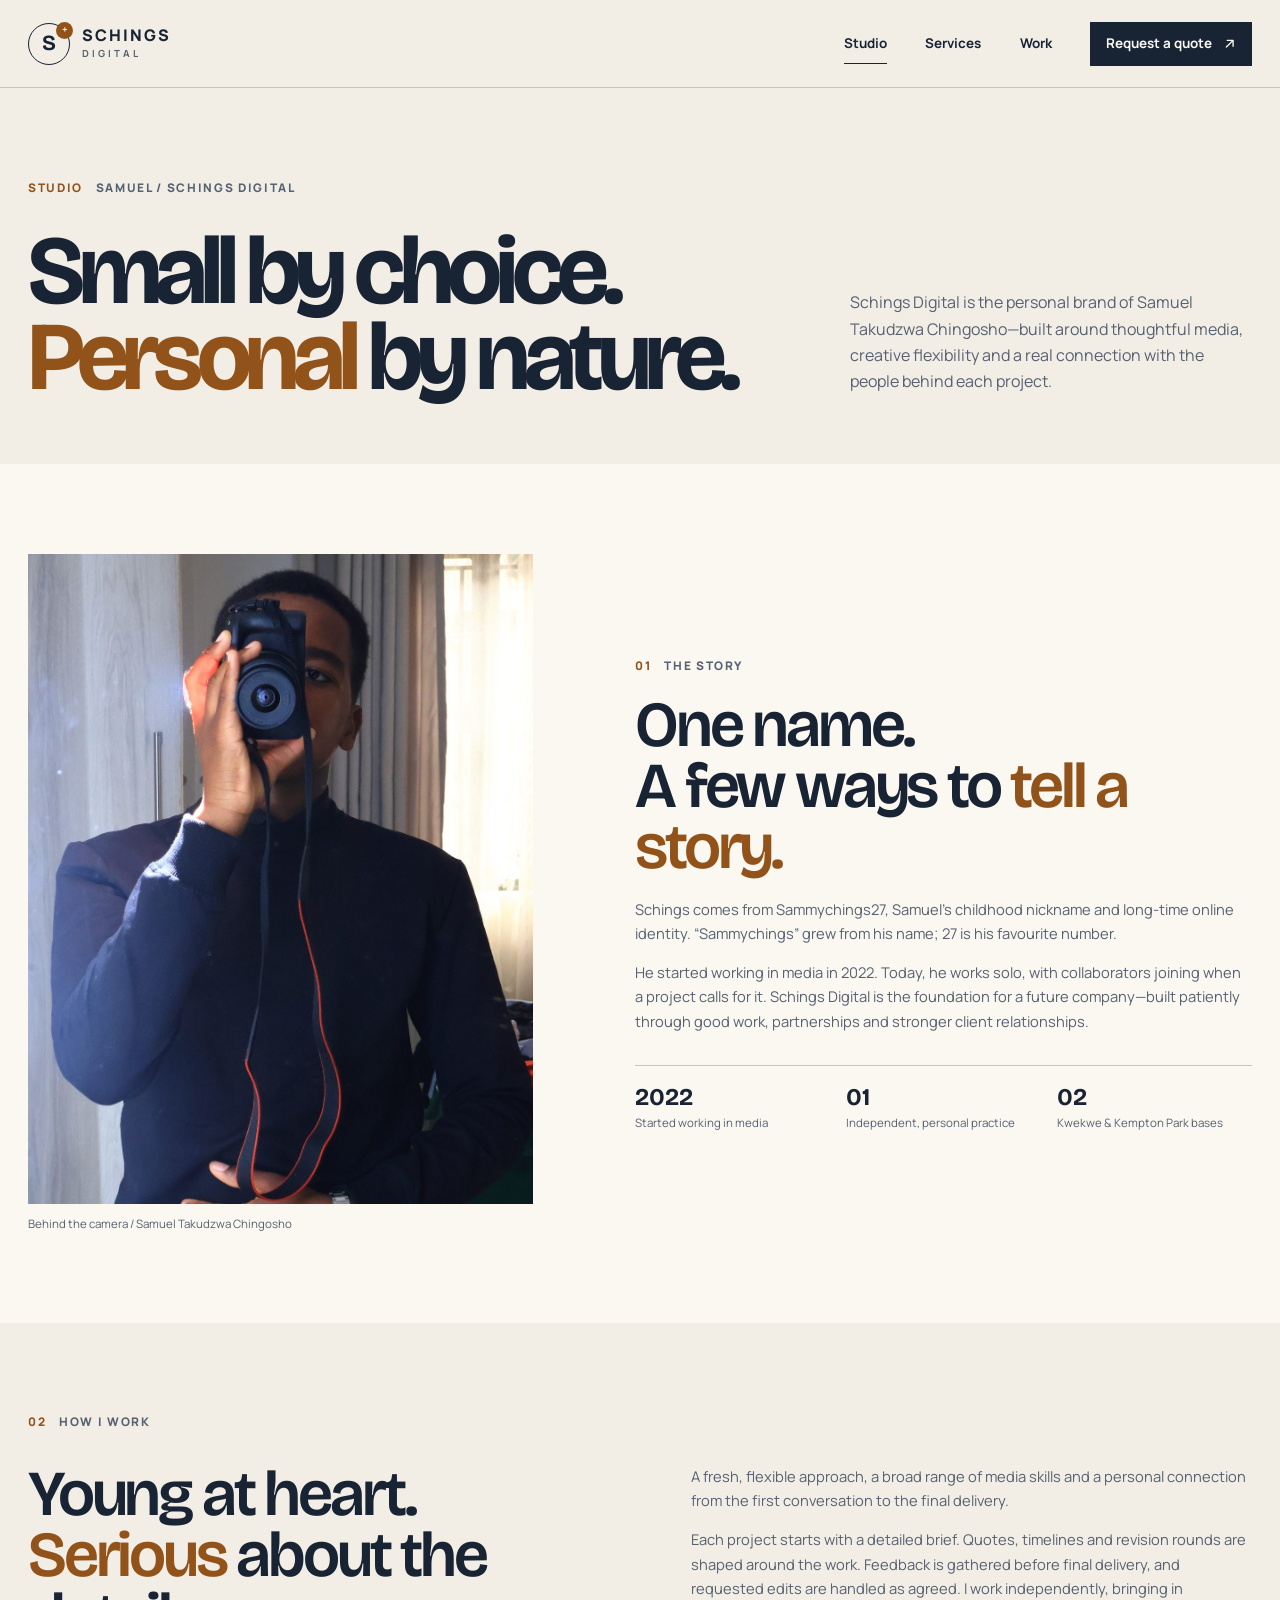
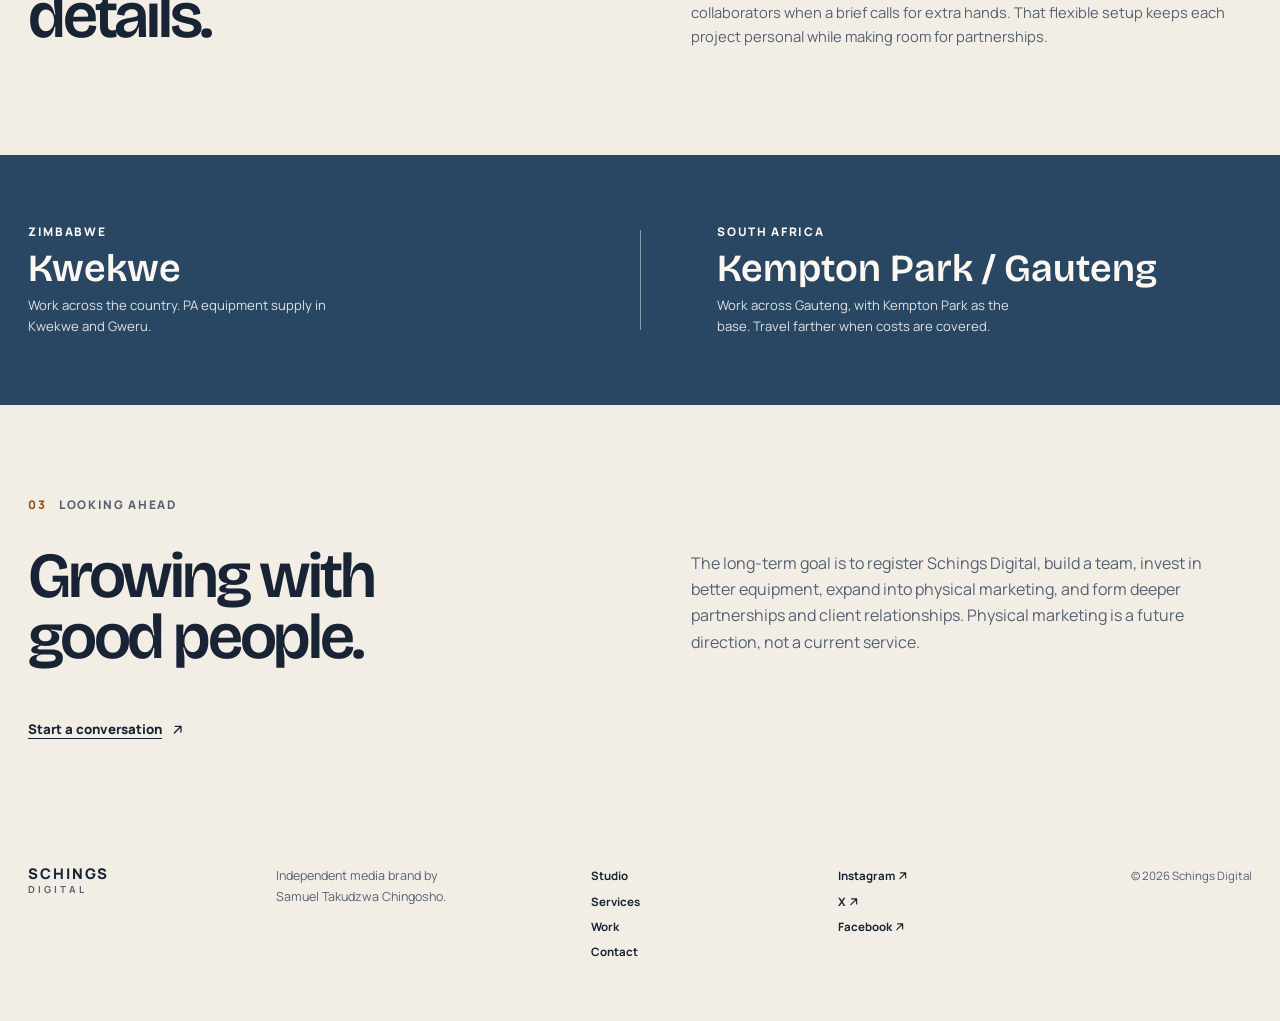
<file: studio.html>
<!doctype html>
<html lang="en-GB"><head><script>
(() => {
  const root = document.documentElement;
  root.classList.add('js');
  if (window.matchMedia && window.matchMedia('(prefers-reduced-motion: reduce)').matches) return;
  root.classList.add('intro-pending');
  let finished = false;
  const finishIntro = () => {
    if (finished) return;
    finished = true;
    root.classList.remove('intro-pending');
    document.querySelectorAll('body > :not(.site-intro)').forEach(node => { node.inert = false; });
    document.querySelector('.site-intro')?.remove();
  };
  document.addEventListener('DOMContentLoaded', () => {
    if (root.classList.contains('intro-pending')) {
      document.querySelectorAll('body > :not(.site-intro)').forEach(node => { node.inert = true; });
      document.querySelector('.intro-skip')?.focus({ preventScroll: true });
    }
  }, { once: true });
  document.addEventListener('click', event => {
    if (event.target.closest('.intro-skip')) finishIntro();
  }, true);
  document.addEventListener('keydown', event => {
    if (event.key === 'Escape' && root.classList.contains('intro-pending')) finishIntro();
  });
  document.addEventListener('animationend', event => {
    if (event.animationName === 'schings-intro-left') finishIntro();
  });
  window.setTimeout(finishIntro, 2200);
})();
</script><meta charset="utf-8"><meta name="viewport" content="width=device-width, initial-scale=1"><meta name="theme-color" content="#f2eee6"><meta name="description" content="Meet Samuel Takudzwa Chingosho, the photographer and media creator behind Schings Digital, based in Kwekwe and Kempton Park. Working in media since 2022."><meta property="og:type" content="website"><meta name="twitter:card" content="summary_large_image"><meta name="twitter:title" content="Samuel Chingosho — Photographer &amp; Media Creator"><meta name="twitter:description" content="Meet Samuel Takudzwa Chingosho, the photographer and media creator behind Schings Digital, based in Kwekwe and Kempton Park. Working in media since 2022."><meta name="twitter:image" content="https://sammychings27.xyz/assets/images/portfolio/samuel-portrait.jpg"><meta property="og:url" content="https://sammychings27.xyz/studio.html"><meta property="og:image" content="https://sammychings27.xyz/assets/images/portfolio/samuel-portrait.jpg"><link rel="canonical" href="https://sammychings27.xyz/studio.html"><meta property="og:title" content="Samuel Chingosho — Photographer &amp; Media Creator"><meta property="og:description" content="Meet Samuel Takudzwa Chingosho, the photographer and media creator behind Schings Digital, based in Kwekwe and Kempton Park. Working in media since 2022."><title>Samuel Chingosho — Photographer &amp; Media Creator</title><link rel="icon" href="assets/images/mark.svg" type="image/svg+xml"><link rel="preconnect" href="https://fonts.googleapis.com"><link rel="preconnect" href="https://fonts.gstatic.com" crossorigin><link href="https://fonts.googleapis.com/css2?family=Bricolage+Grotesque:opsz,wght@12..96,400;12..96,500;12..96,600;12..96,700;12..96,800&family=Manrope:wght@400;500;600;700;800&display=swap" rel="stylesheet"><link rel="stylesheet" href="assets/css/site.css"><script defer src="assets/js/site.js"></script><script type="application/ld+json">{"@context":"https://schema.org","@type":"Person","name":"Samuel Takudzwa Chingosho","alternateName":"Sammychings27","jobTitle":"Photographer and Media Creator","url":"https://sammychings27.xyz/","sameAs":["https://www.instagram.com/schingsdigital","https://x.com/schingsdigital","https://www.facebook.com/people/Sammychings27-Digital/61591467394198/"]}</script></head>
<body><div class="site-intro" role="dialog" aria-modal="true" aria-label="Schings Digital introduction">
  <div class="intro-panel intro-panel-left" aria-hidden="true"></div>
  <div class="intro-panel intro-panel-right" aria-hidden="true"></div>
  <div class="intro-lockup"><span class="intro-symbol" aria-hidden="true">S<span>+</span></span><span class="intro-wordmark">SCHINGS<span>DIGITAL</span></span></div>
  <span class="intro-divider" aria-hidden="true"></span>
  <button class="intro-skip" type="button">Skip intro</button>
</div><a class="skip-link" href="#main">Skip to content</a><header class="site-header"><a class="brand" href="index.html" aria-label="Schings Digital home"><span class="brand-symbol" aria-hidden="true">S<span>+</span></span><span class="brand-wordmark">SCHINGS<span>DIGITAL</span></span></a><button class="menu-toggle" type="button" aria-expanded="false" aria-controls="primary-navigation"><span>Menu</span><i aria-hidden="true"></i></button><nav class="primary-navigation" id="primary-navigation" aria-label="Primary navigation"><a href="studio.html" aria-current="page">Studio</a><a href="services.html">Services</a><a href="work.html">Work</a><a class="nav-cta" href="contact.html">Request a quote <svg class="icon-arrow" viewBox="0 0 16 16" aria-hidden="true"><path d="M4 12 12 4M5 4h7v7"/></svg></a></nav></header>
<main id="main"><section class="inner-hero page-shell"><div class="section-kicker"><span>Studio</span><span>Samuel / Schings Digital</span></div><div class="inner-hero-grid"><h1>Small by choice.<br><em>Personal</em> by nature.</h1><p>Schings Digital is the personal brand of Samuel Takudzwa Chingosho—built around thoughtful media, creative flexibility and a real connection with the people behind each project.</p></div></section>
<section class="founder-story"><div class="page-shell founder-grid"><figure class="founder-image"><img src="assets/images/portfolio/samuel-camera-portrait.jpg" width="1133" height="1700" alt="Samuel holding a camera" loading="lazy"><figcaption>Behind the camera / Samuel Takudzwa Chingosho</figcaption></figure><div class="founder-copy"><div class="section-kicker"><span>01</span><span>The story</span></div><h2>One name.<br>A few ways to <em>tell a story.</em></h2><p>Schings comes from Sammychings27, Samuel’s childhood nickname and long-time online identity. “Sammychings” grew from his name; 27 is his favourite number.</p><p>He started working in media in 2022. Today, he works solo, with collaborators joining when a project calls for it. Schings Digital is the foundation for a future company—built patiently through good work, partnerships and stronger client relationships.</p><div class="founder-facts"><div><strong>2022</strong><span>Started working in media</span></div><div><strong>01</strong><span>Independent, personal practice</span></div><div><strong>02</strong><span>Kwekwe & Kempton Park bases</span></div></div></div></div></section>
<section class="studio-values page-shell"><div class="section-kicker"><span>02</span><span>How I work</span></div><div class="values-grid"><h2>Young at heart.<br><em>Serious</em> about the details.</h2><div><p>A fresh, flexible approach, a broad range of media skills and a personal connection from the first conversation to the final delivery.</p><p>Each project starts with a detailed brief. Quotes, timelines and revision rounds are shaped around the work. Feedback is gathered before final delivery, and requested edits are handled as agreed. I work independently, bringing in collaborators when a brief calls for extra hands. That flexible setup keeps each project personal while making room for partnerships.</p></div></div></section>
<section class="location-band"><div class="page-shell location-inner"><div><span>Zimbabwe</span><strong>Kwekwe</strong><p>Work across the country. PA equipment supply in Kwekwe and Gweru.</p></div><div class="location-divider" aria-hidden="true"></div><div><span>South Africa</span><strong>Kempton Park / Gauteng</strong><p>Work across Gauteng, with Kempton Park as the base. Travel farther when costs are covered.</p></div></div></section>
<section class="future-section page-shell"><div class="section-kicker"><span>03</span><span>Looking ahead</span></div><div class="future-grid"><h2>Growing with<br>good people.</h2><p>The long-term goal is to register Schings Digital, build a team, invest in better equipment, expand into physical marketing, and form deeper partnerships and client relationships. Physical marketing is a future direction, not a current service.</p></div><a class="text-arrow" href="contact.html">Start a conversation <svg class="icon-arrow" viewBox="0 0 16 16" aria-hidden="true"><path d="M4 12 12 4M5 4h7v7"/></svg></a></section></main>
<footer class="site-footer page-shell"><a class="footer-brand" href="index.html">SCHINGS<span>DIGITAL</span></a><p>Independent media brand by Samuel Takudzwa Chingosho.</p><nav aria-label="Footer navigation"><a href="studio.html">Studio</a><a href="services.html">Services</a><a href="work.html">Work</a><a href="contact.html">Contact</a></nav><div class="footer-social"><a href="https://www.instagram.com/schingsdigital" target="_blank" rel="noreferrer">Instagram <svg class="icon-arrow" viewBox="0 0 16 16" aria-hidden="true"><path d="M4 12 12 4M5 4h7v7"/></svg></a><a href="https://x.com/schingsdigital" target="_blank" rel="noreferrer">X <svg class="icon-arrow" viewBox="0 0 16 16" aria-hidden="true"><path d="M4 12 12 4M5 4h7v7"/></svg></a><a href="https://www.facebook.com/people/Sammychings27-Digital/61591467394198/" target="_blank" rel="noreferrer">Facebook <svg class="icon-arrow" viewBox="0 0 16 16" aria-hidden="true"><path d="M4 12 12 4M5 4h7v7"/></svg></a></div><span class="footer-year">© <span data-year></span> Schings Digital</span></footer></body></html>
</file>
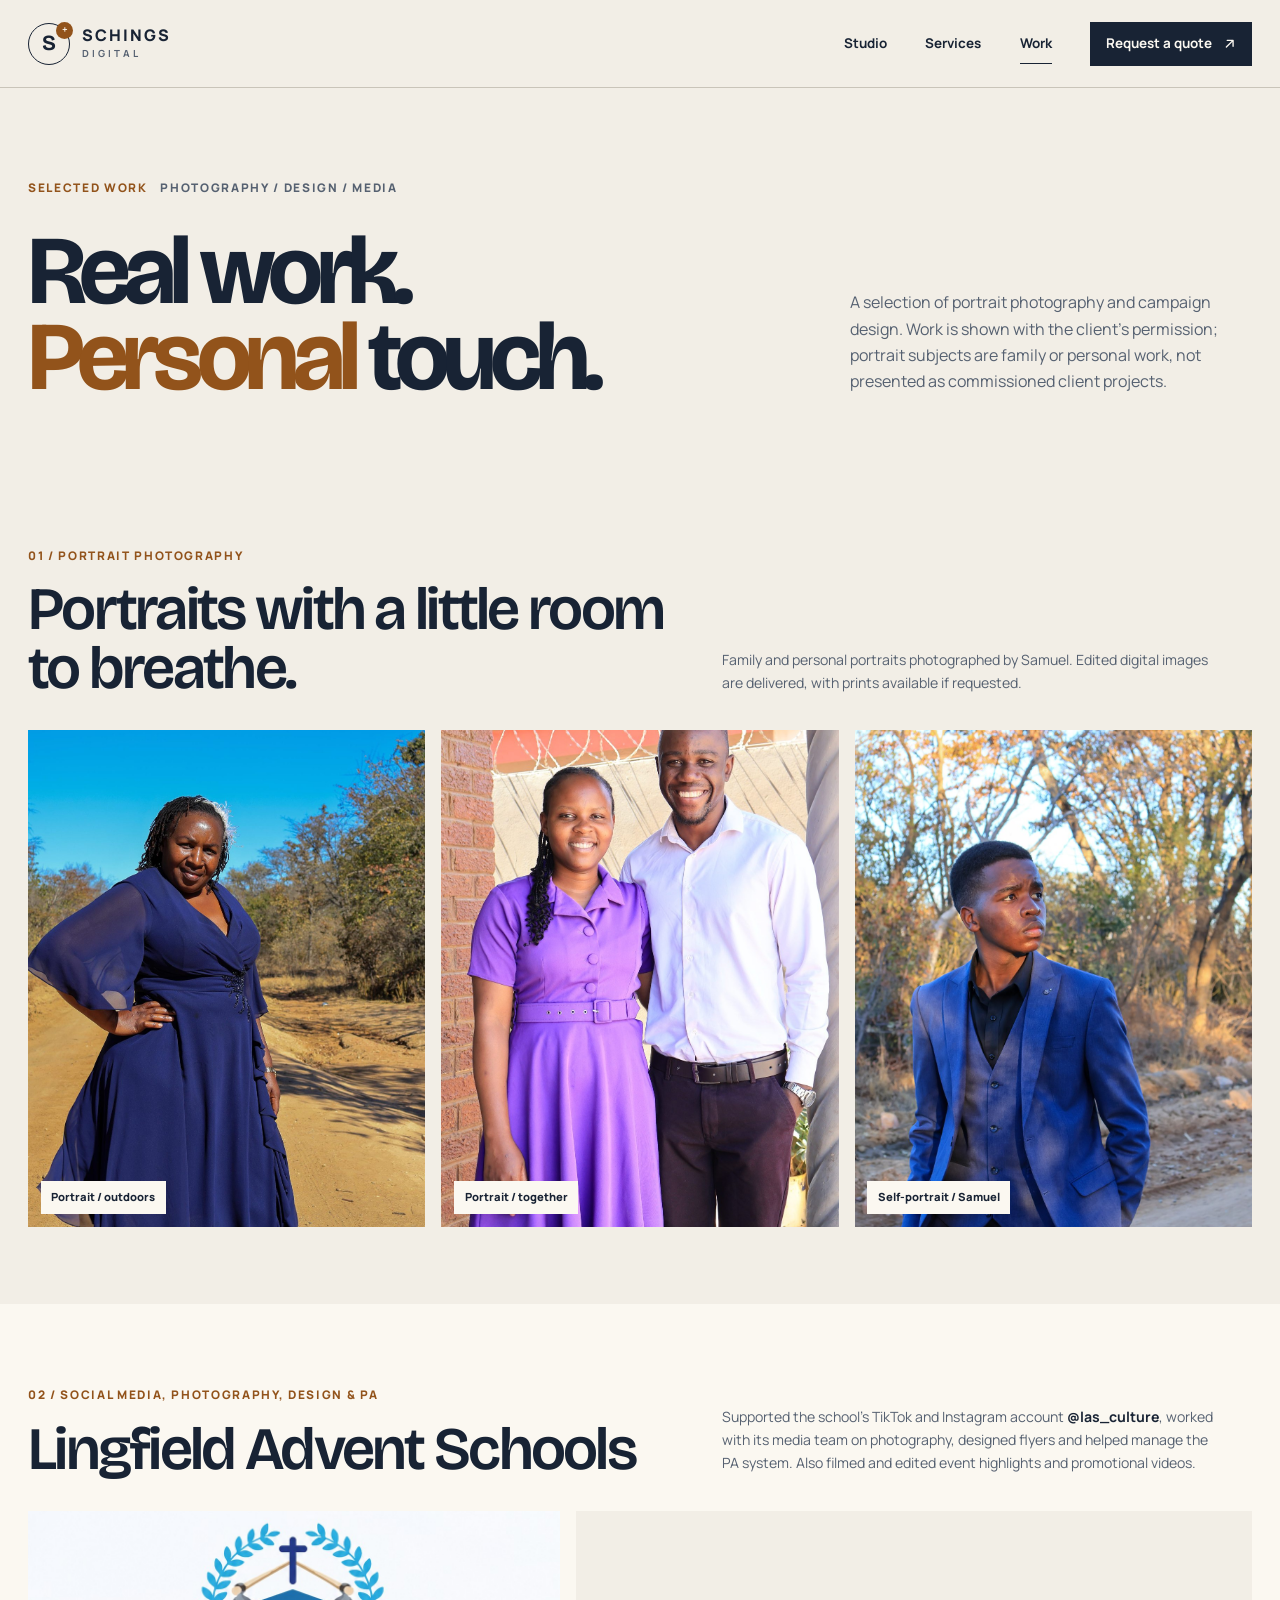
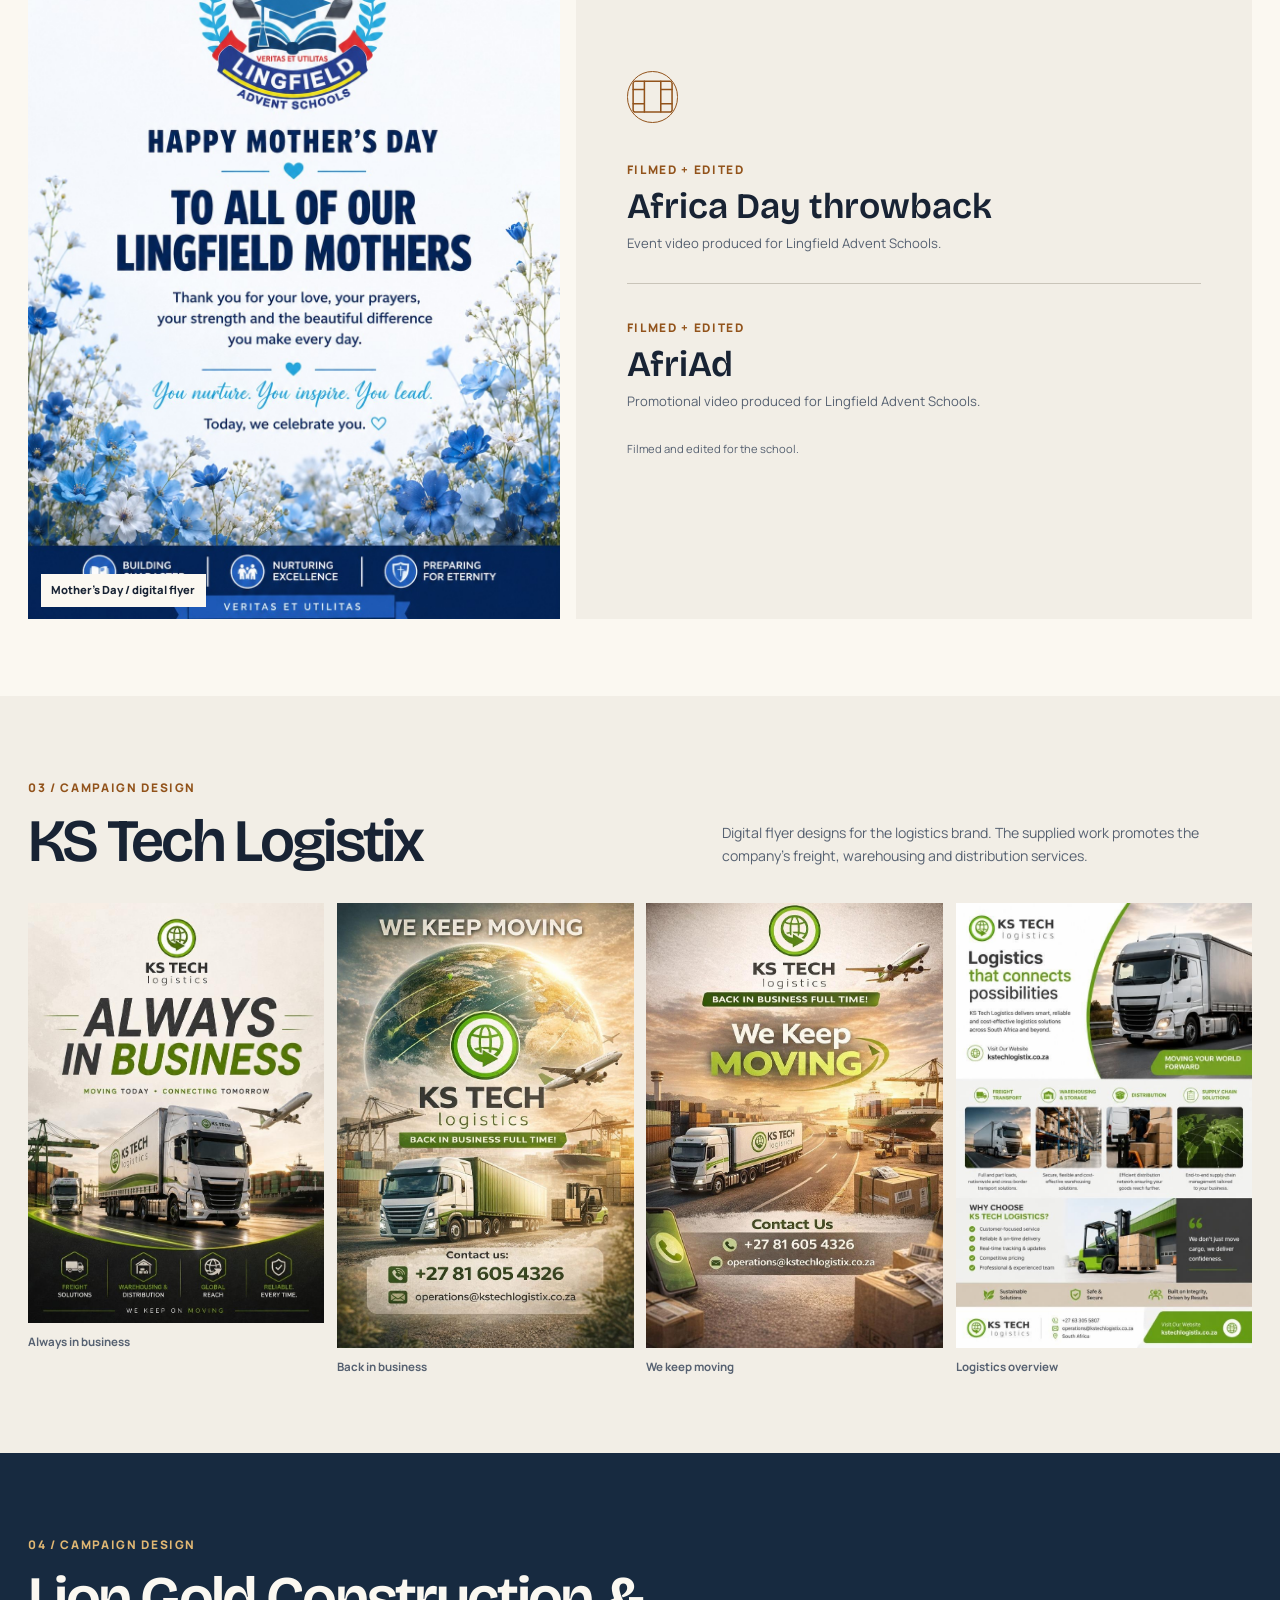
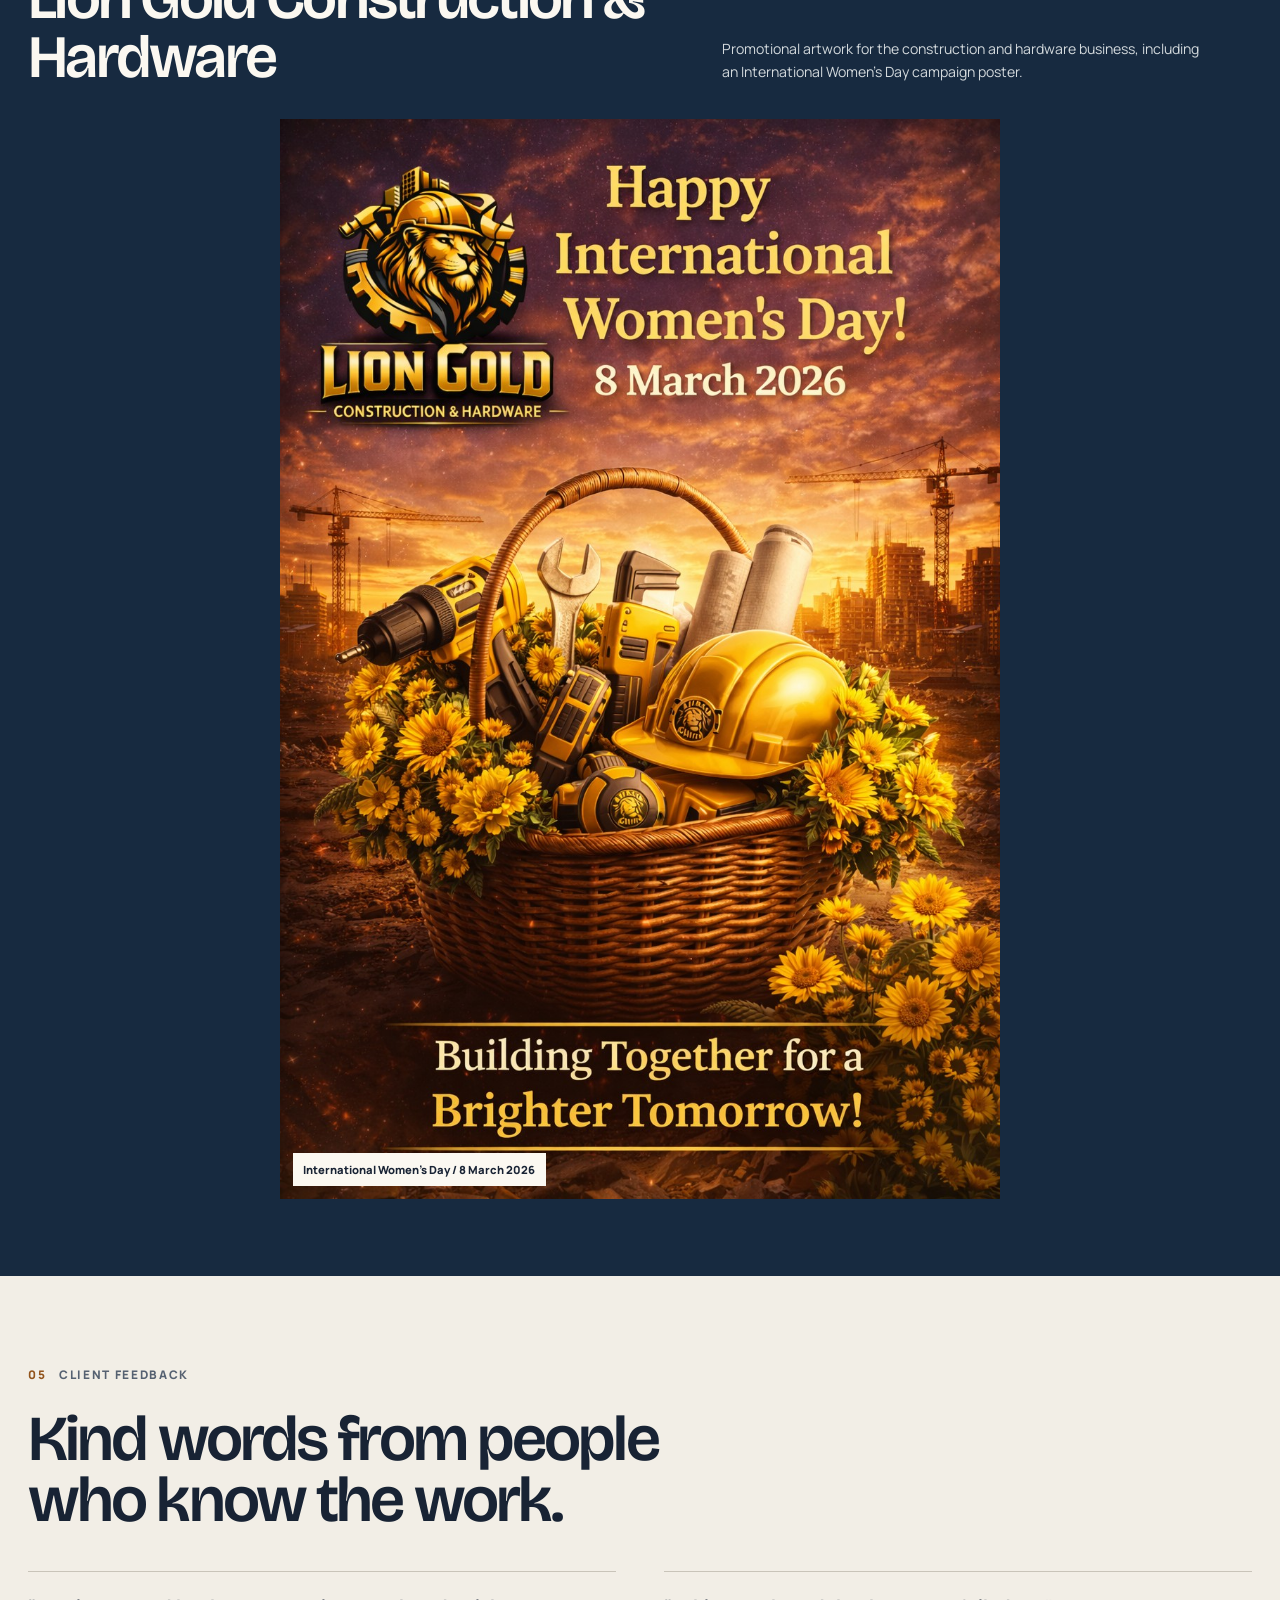
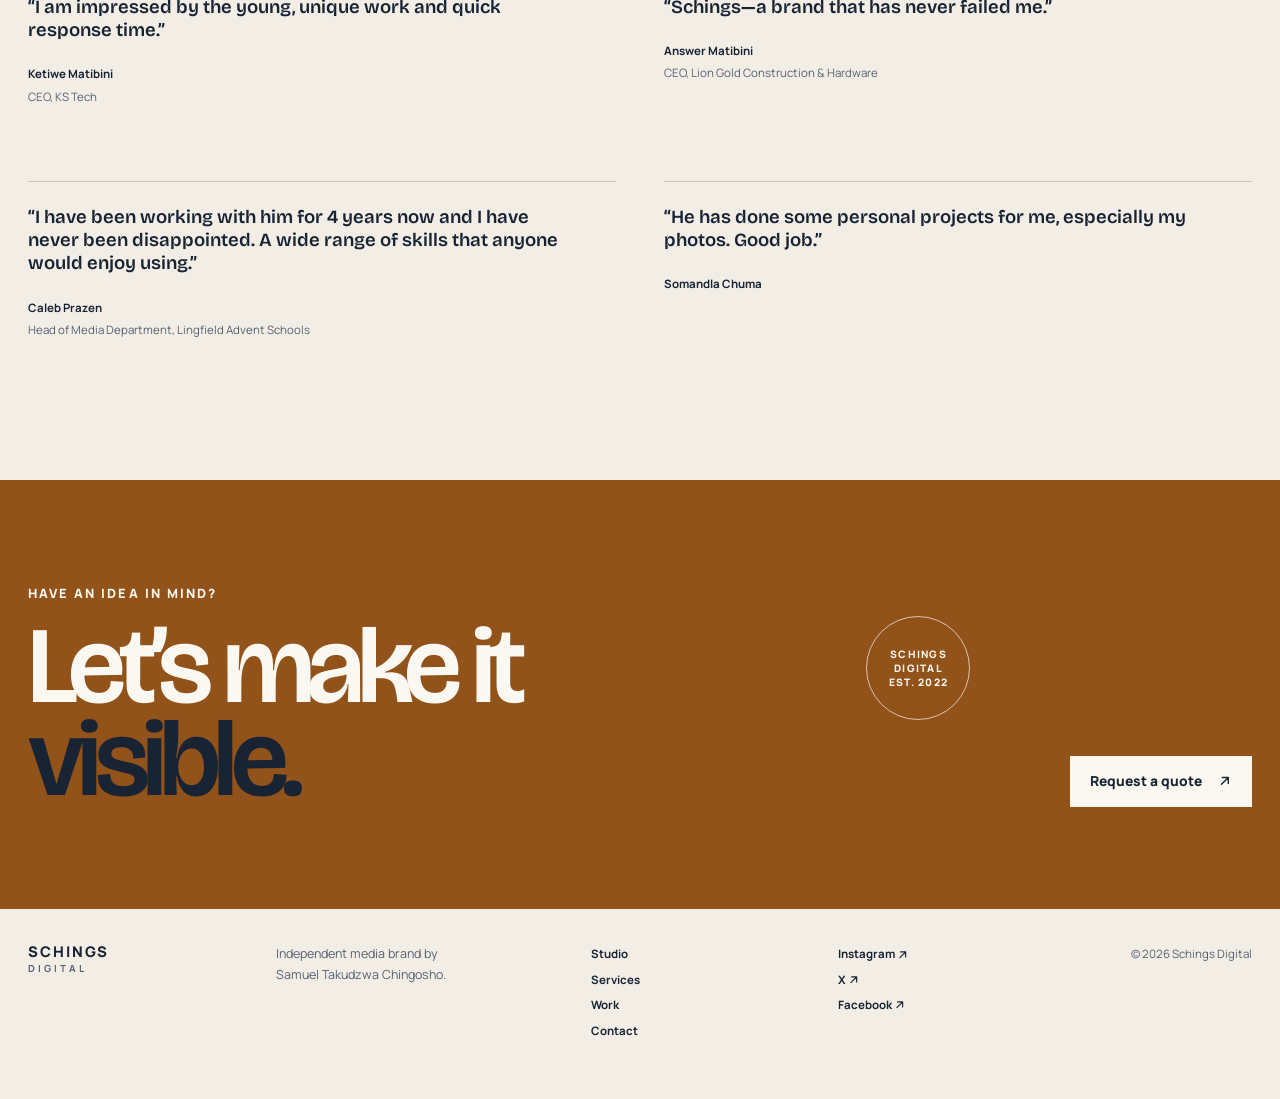
<file: work.html>
<!doctype html>
<html lang="en-GB"><head><script>
(() => {
  const root = document.documentElement;
  root.classList.add('js');
  if (window.matchMedia && window.matchMedia('(prefers-reduced-motion: reduce)').matches) return;
  root.classList.add('intro-pending');
  let finished = false;
  const finishIntro = () => {
    if (finished) return;
    finished = true;
    root.classList.remove('intro-pending');
    document.querySelectorAll('body > :not(.site-intro)').forEach(node => { node.inert = false; });
    document.querySelector('.site-intro')?.remove();
  };
  document.addEventListener('DOMContentLoaded', () => {
    if (root.classList.contains('intro-pending')) {
      document.querySelectorAll('body > :not(.site-intro)').forEach(node => { node.inert = true; });
      document.querySelector('.intro-skip')?.focus({ preventScroll: true });
    }
  }, { once: true });
  document.addEventListener('click', event => {
    if (event.target.closest('.intro-skip')) finishIntro();
  }, true);
  document.addEventListener('keydown', event => {
    if (event.key === 'Escape' && root.classList.contains('intro-pending')) finishIntro();
  });
  document.addEventListener('animationend', event => {
    if (event.animationName === 'schings-intro-left') finishIntro();
  });
  window.setTimeout(finishIntro, 2200);
})();
</script><meta charset="utf-8"><meta name="viewport" content="width=device-width, initial-scale=1"><meta name="theme-color" content="#f2eee6"><meta name="description" content="Selected portraits and campaign design for Lingfield Advent Schools, KS Tech Logistix and Lion Gold Construction & Hardware by Schings Digital."><meta property="og:type" content="website"><meta name="twitter:card" content="summary_large_image"><meta name="twitter:title" content="Photography &amp; Campaign Work — Schings Digital"><meta name="twitter:description" content="Selected portraits and campaign design for Lingfield Advent Schools, KS Tech Logistix and Lion Gold Construction & Hardware by Schings Digital."><meta name="twitter:image" content="https://sammychings27.xyz/assets/images/portfolio/samuel-portrait.jpg"><meta property="og:url" content="https://sammychings27.xyz/work.html"><meta property="og:image" content="https://sammychings27.xyz/assets/images/portfolio/samuel-portrait.jpg"><link rel="canonical" href="https://sammychings27.xyz/work.html"><meta property="og:title" content="Photography &amp; Campaign Work — Schings Digital"><meta property="og:description" content="Selected portraits and campaign design for Lingfield Advent Schools, KS Tech Logistix and Lion Gold Construction & Hardware by Schings Digital."><title>Photography &amp; Campaign Work — Schings Digital</title><link rel="icon" href="assets/images/mark.svg" type="image/svg+xml"><link rel="preconnect" href="https://fonts.googleapis.com"><link rel="preconnect" href="https://fonts.gstatic.com" crossorigin><link href="https://fonts.googleapis.com/css2?family=Bricolage+Grotesque:opsz,wght@12..96,400;12..96,500;12..96,600;12..96,700;12..96,800&family=Manrope:wght@400;500;600;700;800&display=swap" rel="stylesheet"><link rel="stylesheet" href="assets/css/site.css"><script defer src="assets/js/site.js"></script><script type="application/ld+json">{"@context":"https://schema.org","@type":"Person","name":"Samuel Takudzwa Chingosho","alternateName":"Sammychings27","jobTitle":"Photographer and Media Creator","url":"https://sammychings27.xyz/","sameAs":["https://www.instagram.com/schingsdigital","https://x.com/schingsdigital","https://www.facebook.com/people/Sammychings27-Digital/61591467394198/"]}</script></head>
<body><div class="site-intro" role="dialog" aria-modal="true" aria-label="Schings Digital introduction">
  <div class="intro-panel intro-panel-left" aria-hidden="true"></div>
  <div class="intro-panel intro-panel-right" aria-hidden="true"></div>
  <div class="intro-lockup"><span class="intro-symbol" aria-hidden="true">S<span>+</span></span><span class="intro-wordmark">SCHINGS<span>DIGITAL</span></span></div>
  <span class="intro-divider" aria-hidden="true"></span>
  <button class="intro-skip" type="button">Skip intro</button>
</div><a class="skip-link" href="#main">Skip to content</a><header class="site-header"><a class="brand" href="index.html" aria-label="Schings Digital home"><span class="brand-symbol" aria-hidden="true">S<span>+</span></span><span class="brand-wordmark">SCHINGS<span>DIGITAL</span></span></a><button class="menu-toggle" type="button" aria-expanded="false" aria-controls="primary-navigation"><span>Menu</span><i aria-hidden="true"></i></button><nav class="primary-navigation" id="primary-navigation" aria-label="Primary navigation"><a href="studio.html">Studio</a><a href="services.html">Services</a><a href="work.html" aria-current="page">Work</a><a class="nav-cta" href="contact.html">Request a quote <svg class="icon-arrow" viewBox="0 0 16 16" aria-hidden="true"><path d="M4 12 12 4M5 4h7v7"/></svg></a></nav></header>
<main id="main"><section class="inner-hero page-shell"><div class="section-kicker"><span>Selected work</span><span>Photography / Design / Media</span></div><div class="inner-hero-grid"><h1>Real work.<br><em>Personal</em> touch.</h1><p>A selection of portrait photography and campaign design. Work is shown with the client’s permission; portrait subjects are family or personal work, not presented as commissioned client projects.</p></div></section>
<section class="portfolio-project page-shell" id="portraits"><div class="project-heading"><div><span class="project-label">01 / Portrait photography</span><h2>Portraits with a little room to breathe.</h2></div><p>Family and personal portraits photographed by Samuel. Edited digital images are delivered, with prints available if requested.</p></div><div class="portrait-gallery"><figure class="portrait-tile portrait-tile-tall"><img src="assets/images/portfolio/family-portrait.jpg" width="1133" height="1700" alt="Family portrait of a woman in a blue dress, photographed outdoors" loading="lazy"><figcaption>Portrait / outdoors</figcaption></figure><figure class="portrait-tile"><img src="assets/images/portfolio/family-couple.jpg" width="1133" height="1700" alt="Family portrait of a couple standing together" loading="lazy"><figcaption>Portrait / together</figcaption></figure><figure class="portrait-tile portrait-tile-founder"><img src="assets/images/portfolio/samuel-portrait.jpg" width="1133" height="1700" alt="Self-portrait of Samuel in a blue suit" loading="lazy"><figcaption>Self-portrait / Samuel</figcaption></figure></div></section>
<section class="portfolio-project portfolio-project-cream" id="lingfield"><div class="page-shell"><div class="project-heading"><div><span class="project-label">02 / Social media, photography, design & PA</span><h2>Lingfield Advent Schools</h2></div><p>Supported the school’s TikTok and Instagram account <strong>@las_culture</strong>, worked with its media team on photography, designed flyers and helped manage the PA system. Also filmed and edited event highlights and promotional videos.</p></div><div class="client-gallery client-gallery-lingfield"><figure><img src="assets/images/portfolio/lingfield-mothers-day.jpg" width="1086" height="1448" alt="Mother’s Day poster for Lingfield Advent Schools, designed by Schings Digital" loading="lazy"><figcaption>Mother’s Day / digital flyer</figcaption></figure><div class="video-note"><svg class="video-note-mark" viewBox="0 0 48 48" aria-hidden="true"><rect x="5" y="9" width="38" height="30" rx="2"/><path d="M16 9v30M32 9v30M5 17h11M32 17h11M5 31h11M32 31h11"/></svg><div><span class="project-label">Filmed + edited</span><h3>Africa Day throwback</h3><p>Event video produced for Lingfield Advent Schools.</p></div><div class="video-note-rule"></div><div><span class="project-label">Filmed + edited</span><h3>AfriAd</h3><p>Promotional video produced for Lingfield Advent Schools.</p></div><small>Filmed and edited for the school.</small></div></div></div></section>
<section class="portfolio-project page-shell" id="kstech"><div class="project-heading"><div><span class="project-label">03 / Campaign design</span><h2>KS Tech Logistix</h2></div><p>Digital flyer designs for the logistics brand. The supplied work promotes the company’s freight, warehousing and distribution services.</p></div><div class="design-gallery"><figure><img src="assets/images/portfolio/kstech-always-in-business.jpg" width="763" height="1080" alt="KS Tech Logistix Always in Business campaign flyer" loading="lazy"><figcaption>Always in business</figcaption></figure><figure><img src="assets/images/portfolio/kstech-back-in-business.jpg" width="853" height="1280" alt="KS Tech Logistix Back in Business flyer" loading="lazy"><figcaption>Back in business</figcaption></figure><figure><img src="assets/images/portfolio/kstech-we-keep-moving.jpg" width="853" height="1280" alt="KS Tech Logistix We Keep Moving flyer" loading="lazy"><figcaption>We keep moving</figcaption></figure><figure><img src="assets/images/portfolio/kstech-logistics-overview.jpg" width="720" height="1080" alt="KS Tech Logistix overview flyer describing its freight and supply chain services" loading="lazy"><figcaption>Logistics overview</figcaption></figure></div></section>
<section class="portfolio-project portfolio-project-dark" id="lion-gold"><div class="page-shell"><div class="project-heading"><div><span class="project-label">04 / Campaign design</span><h2>Lion Gold Construction & Hardware</h2></div><p>Promotional artwork for the construction and hardware business, including an International Women’s Day campaign poster.</p></div><div class="lion-project-image"><img src="assets/images/portfolio/lion-gold-womens-day.jpg" width="1024" height="1536" alt="International Women’s Day poster for Lion Gold Construction & Hardware, dated 8 March 2026" loading="lazy"><span>International Women’s Day / 8 March 2026</span></div></div></section>
<section class="testimonial-section page-shell" id="words"><div class="section-kicker"><span>05</span><span>Client feedback</span></div><h2 class="words-title">Kind words from people<br>who know the work.</h2><div class="testimonial-grid"><blockquote><p>“I am impressed by the young, unique work and quick response time.”</p><footer><strong>Ketiwe Matibini</strong><span>CEO, KS Tech</span></footer></blockquote><blockquote><p>“Schings—a brand that has never failed me.”</p><footer><strong>Answer Matibini</strong><span>CEO, Lion Gold Construction & Hardware</span></footer></blockquote><blockquote><p>“I have been working with him for 4 years now and I have never been disappointed. A wide range of skills that anyone would enjoy using.”</p><footer><strong>Caleb Prazen</strong><span>Head of Media Department, Lingfield Advent Schools</span></footer></blockquote><blockquote><p>“He has done some personal projects for me, especially my photos. Good job.”</p><footer><strong>Somandla Chuma</strong></footer></blockquote></div></section>
<section class="home-contact"><div class="page-shell home-contact-inner"><p>Have an idea in mind?</p><h2>Let’s make it<br><em>visible.</em></h2><a class="button button-light" href="contact.html">Request a quote <svg class="icon-arrow" viewBox="0 0 16 16" aria-hidden="true"><path d="M4 12 12 4M5 4h7v7"/></svg></a><span class="contact-stamp" aria-hidden="true">SCHINGS<br>DIGITAL<br>EST. 2022</span></div></section></main>
<footer class="site-footer page-shell"><a class="footer-brand" href="index.html">SCHINGS<span>DIGITAL</span></a><p>Independent media brand by Samuel Takudzwa Chingosho.</p><nav aria-label="Footer navigation"><a href="studio.html">Studio</a><a href="services.html">Services</a><a href="work.html">Work</a><a href="contact.html">Contact</a></nav><div class="footer-social"><a href="https://www.instagram.com/schingsdigital" target="_blank" rel="noreferrer">Instagram <svg class="icon-arrow" viewBox="0 0 16 16" aria-hidden="true"><path d="M4 12 12 4M5 4h7v7"/></svg></a><a href="https://x.com/schingsdigital" target="_blank" rel="noreferrer">X <svg class="icon-arrow" viewBox="0 0 16 16" aria-hidden="true"><path d="M4 12 12 4M5 4h7v7"/></svg></a><a href="https://www.facebook.com/people/Sammychings27-Digital/61591467394198/" target="_blank" rel="noreferrer">Facebook <svg class="icon-arrow" viewBox="0 0 16 16" aria-hidden="true"><path d="M4 12 12 4M5 4h7v7"/></svg></a></div><span class="footer-year">© <span data-year></span> Schings Digital</span></footer></body></html>
</file>
<file: assets/css/site.css>
:root {
  color-scheme: light;
  --paper: #f2eee6;
  --paper-light: #fbf8f1;
  --ink: #182334;
  --muted: #566171;
  --line: #c9c4b9;
  --blue: #294763;
  --blue-deep: #172a40;
  --amber: #92531b;
  --amber-light: #e0b773;
  --olive: #697347;
  --serif: "Bricolage Grotesque", "Arial Narrow", sans-serif;
  --sans: "Manrope", Arial, sans-serif;
  --page-width: 1380px;
}
* { box-sizing: border-box; }
html { scroll-behavior: smooth; scroll-padding-top: 6rem; }
body { margin: 0; background: var(--paper); color: var(--ink); font: 400 16px/1.65 var(--sans); }
a { color: inherit; text-underline-offset: .2em; }
img, svg { max-width: 100%; }
button, input, select, textarea { font: inherit; }
button, a { -webkit-tap-highlight-color: transparent; }
a, button, summary { cursor: pointer; }
::selection { color: var(--paper-light); background: var(--blue); }
:focus-visible { outline: 3px solid var(--amber); outline-offset: 4px; }
.page-shell { width: min(100% - 3.5rem, var(--page-width)); margin-inline: auto; }
.skip-link { position: fixed; z-index: 30; top: .75rem; left: .75rem; padding: .7rem 1rem; color: white; background: var(--ink); transform: translateY(-150%); }
.skip-link:focus { transform: translateY(0); }
.site-header { position: relative; z-index: 10; min-height: 88px; padding: .9rem max(1.75rem, calc((100vw - var(--page-width))/2)); display: flex; align-items: center; justify-content: space-between; gap: 2rem; border-bottom: 1px solid var(--line); background: var(--paper); }
.brand { display: inline-flex; align-items: center; gap: .75rem; text-decoration: none; }
.brand-symbol { width: 42px; height: 42px; display: grid; place-items: center; position: relative; border: 1px solid var(--ink); border-radius: 50%; font: 700 1.35rem/.9 var(--serif); }
.brand-symbol > span { position: absolute; top: -2px; right: -4px; width: 17px; height: 17px; display: grid; place-items: center; border-radius: 50%; color: var(--paper-light); background: var(--amber); font: 700 .62rem/1 var(--sans); }
.brand-wordmark, .footer-brand { display: flex; flex-direction: column; font: 800 1rem/.98 var(--sans); letter-spacing: .13em; }
.brand-wordmark > span, .footer-brand > span { margin-top: .3rem; color: var(--muted); font: 700 .61rem/1 var(--sans); letter-spacing: .3em; }
.primary-navigation { display: flex; align-items: center; gap: clamp(1.5rem, 3vw, 3rem); }
.primary-navigation a, .site-footer nav a { font-size: .84rem; font-weight: 700; text-decoration: none; }
.primary-navigation a:not(.nav-cta) { padding-block: .55rem; border-bottom: 1px solid transparent; }
.primary-navigation a[aria-current="page"], .primary-navigation a:not(.nav-cta):hover { border-color: var(--ink); }
.nav-cta { min-height: 44px; padding: .65rem 1rem; display: inline-flex; align-items: center; gap: .65rem; color: var(--paper-light); background: var(--ink); }
.nav-cta:hover, .button-dark:hover { background: var(--blue); }
.menu-toggle { display: none; }
.home-hero { position: relative; padding-top: clamp(3rem, 7vw, 6rem); padding-bottom: clamp(3rem, 6vw, 5rem); display: grid; grid-template-columns: 1.02fr .98fr; align-items: center; gap: clamp(2.5rem, 8vw, 8rem); }
.hero-copy { padding-block: 1rem; }
.overline, .section-kicker, .project-label, .offering-num { font-size: .74rem; font-weight: 800; letter-spacing: .14em; text-transform: uppercase; }
.overline { margin: 0 0 1.7rem; color: var(--muted); }
.overline span { padding-inline: .35rem; color: var(--amber); }
h1, h2, h3, p, figure { margin-top: 0; }
.home-hero h1, .inner-hero h1 { margin-bottom: 1.5rem; font: 700 clamp(4rem, 9vw, 8.5rem)/.88 var(--serif); letter-spacing: -.065em; text-wrap: balance; }
h1 em, h2 em { color: var(--amber); font-style: normal; }
.hero-summary { max-width: 44ch; margin-bottom: 2rem; color: var(--muted); font-size: clamp(1.05rem, 1.4vw, 1.25rem); }
.hero-actions { display: flex; align-items: center; flex-wrap: wrap; gap: 1.35rem; }
.button { min-height: 50px; padding: .82rem 1.2rem; display: inline-flex; align-items: center; justify-content: center; gap: 1rem; border: 1px solid transparent; font-size: .86rem; font-weight: 800; text-decoration: none; transition: background-color .2s ease, color .2s ease, transform .2s ease; }
.button:hover { transform: translateY(-2px); }
.button-dark { color: var(--paper-light); background: var(--ink); }
.button-light { color: var(--ink); background: var(--paper-light); }
.button-light:hover { background: var(--amber-light); }
.quiet-link, .text-arrow { display: inline-flex; align-items: center; gap: .55rem; font-size: .83rem; font-weight: 800; text-decoration-thickness: 1px; text-underline-offset: .3em; }
.hero-note { margin-top: 4.4rem; display: flex; align-items: center; gap: .8rem; color: var(--muted); font-size: .76rem; line-height: 1.45; }
.note-rule { width: 35px; height: 1px; background: var(--amber); }
.hero-portrait { position: relative; width: min(100%, 540px); justify-self: end; margin: 0; }
.hero-portrait img { width: 100%; max-height: 720px; display: block; object-fit: cover; object-position: 50% 30%; }
.hero-portrait figcaption { padding: .75rem 0; display: flex; justify-content: space-between; gap: 1rem; color: var(--muted); font-size: .72rem; }
.hero-portrait figcaption span:first-child { color: var(--ink); font-weight: 800; }
.image-index { position: absolute; right: -1.2rem; bottom: 4.6rem; writing-mode: vertical-rl; color: var(--muted); font-size: .68rem; font-weight: 800; letter-spacing: .15em; }
.hero-side-note { position: absolute; top: 36%; left: 47%; width: 7.2rem; color: var(--olive); font: 600 .74rem/1.4 var(--sans); transform: rotate(-8deg); }
.section-kicker { display: flex; align-items: center; gap: .8rem; color: var(--muted); }
.section-kicker span:first-child { color: var(--amber); }
.service-intro { padding-block: 2.2rem 2.5rem; display: grid; grid-template-columns: .6fr 1.5fr auto; align-items: end; gap: 2rem; border-top: 1px solid var(--line); }
.service-intro .section-kicker { align-self: start; }
.service-intro-copy { max-width: 650px; }
.service-intro h2 { max-width: 17ch; margin: 0 0 .8rem; font: 600 clamp(2rem, 4vw, 3.6rem)/1 var(--serif); letter-spacing: -.04em; }
.service-intro-copy p { max-width: 52ch; margin: 0; color: var(--muted); font-size: .92rem; }
.service-list { padding-bottom: clamp(4rem, 7vw, 7rem); border-top: 1px solid var(--ink); }
.service-list > a { min-height: 94px; padding: 1.15rem 0; display: grid; grid-template-columns: 3.5rem 1.1fr 1.3fr 2rem; align-items: center; gap: 1rem; border-bottom: 1px solid var(--line); text-decoration: none; }
.service-count { color: var(--amber); font-size: .76rem; font-weight: 800; }
.service-list h3 { margin: 0; font: 600 clamp(1.5rem, 2.7vw, 2.4rem)/1 var(--serif); letter-spacing: -.03em; }
.service-list p { margin: 0; color: var(--muted); font-size: .86rem; }
.row-arrow { justify-self: end; color: var(--amber); transition: transform .2s ease; }
.service-list > a:hover .row-arrow { transform: translate(3px,-3px); }
.service-list > a:hover h3 { color: var(--amber); }
.featured-work { padding-block: clamp(4rem, 7vw, 7rem); color: var(--paper-light); background: var(--blue-deep); }
.featured-head { margin-bottom: 2.5rem; display: flex; align-items: end; justify-content: space-between; gap: 2rem; }
.section-kicker-light { color: #c4c9c7; }
.featured-head h2 { margin: 1.2rem 0 0; font: 600 clamp(2.8rem, 6vw, 5.8rem)/.92 var(--serif); letter-spacing: -.05em; }
.text-arrow-light { color: var(--paper-light); }
.featured-grid { display: grid; grid-template-columns: 1.1fr .8fr; grid-template-rows: auto auto; gap: 1rem; }
.featured-image { position: relative; min-height: 260px; overflow: hidden; display: block; background: #293d4e; }
.featured-image img { width: 100%; height: 100%; min-height: 260px; display: block; object-fit: cover; transition: transform .6s cubic-bezier(.2,.7,.2,1); }
.featured-image:hover img { transform: scale(1.035); }
.featured-image span { position: absolute; bottom: 1rem; left: 1rem; padding: .45rem .65rem; color: var(--ink); background: var(--paper-light); font-size: .72rem; font-weight: 800; }
.featured-image-main { grid-row: span 2; min-height: 640px; }
.featured-image-main img { min-height: 640px; }
.featured-image-side img { object-position: 50% 28%; }
.featured-image-small img { object-position: 50% 45%; }
.testimonial-section { padding-block: clamp(4rem, 7vw, 7rem); }
.testimonial-wrap { padding-top: 2rem; display: grid; grid-template-columns: .85fr 1.15fr; align-items: end; gap: 2rem; }
.testimonial-wrap h2, .words-title { margin: 0; font: 600 clamp(2.4rem, 5vw, 4.7rem)/.95 var(--serif); letter-spacing: -.045em; }
blockquote { margin: 0; }
.testimonial-wrap blockquote { padding: 1.5rem 0 1rem 2rem; border-left: 2px solid var(--amber); }
blockquote p { max-width: 31ch; margin: 0 0 1.4rem; font: 600 clamp(1.2rem, 2.1vw, 1.8rem)/1.25 var(--serif); }
blockquote footer { display: flex; flex-direction: column; gap: .2rem; font-size: .76rem; }
blockquote footer span { color: var(--muted); }
.testimonial-wrap > .text-arrow { grid-column: 2; justify-self: start; }
.home-contact { padding-block: clamp(4rem, 8vw, 8rem); overflow: hidden; color: var(--paper-light); background: var(--amber); }
.home-contact-inner { position: relative; display: grid; grid-template-columns: 1fr auto; align-items: end; gap: 1rem 3rem; }
.home-contact-inner > p { grid-column: 1/-1; margin: 0; font-size: .8rem; font-weight: 800; letter-spacing: .16em; text-transform: uppercase; }
.home-contact h2 { position: relative; z-index: 1; margin: 0; font: 600 clamp(3.6rem, 8.5vw, 7.5rem)/.86 var(--serif); letter-spacing: -.06em; }
.home-contact h2 em { color: var(--ink); }
.contact-stamp { position: absolute; right: 23%; top: 15%; width: 104px; height: 104px; display: grid; align-content: center; border: 1px solid rgba(255,255,255,.65); border-radius: 50%; color: var(--paper-light); font-size: .64rem; font-weight: 800; line-height: 1.4; letter-spacing: .12em; text-align: center; transform: rotate(12deg); }
.site-footer { min-height: 190px; padding-block: 2.2rem; display: grid; grid-template-columns: 1fr 1.3fr 1fr 1.2fr auto; align-items: start; gap: 1.5rem; }
.footer-brand { text-decoration: none; font-size: .92rem; }
.site-footer > p { max-width: 25ch; margin: 0; color: var(--muted); font-size: .78rem; }
.site-footer nav, .footer-social { display: flex; flex-direction: column; align-items: start; gap: .4rem; }
.site-footer nav a, .footer-social a { font-size: .72rem; }
.footer-social a { font-weight: 700; text-decoration: none; }
.footer-year { justify-self: end; color: var(--muted); font-size: .72rem; white-space: nowrap; }
.inner-hero { padding-top: clamp(3.5rem, 7vw, 6.5rem); padding-bottom: clamp(3rem, 5vw, 4.5rem); }
.inner-hero-grid { margin-top: 2rem; display: grid; grid-template-columns: 1.3fr .7fr; align-items: end; gap: clamp(2rem, 6vw, 6rem); }
.inner-hero h1 { margin: 0; font-size: clamp(3.4rem, 7.6vw, 7.2rem); }
.inner-hero-grid > p { max-width: 46ch; margin: 0 0 .35rem; color: var(--muted); font-size: 1rem; }
.founder-story { padding-block: clamp(3rem, 7vw, 6.5rem); background: var(--paper-light); }
.founder-grid { display: grid; grid-template-columns: .9fr 1.1fr; align-items: center; gap: clamp(2.5rem, 8vw, 8rem); }
.founder-image { margin: 0; }
.founder-image img { width: 100%; max-height: 650px; display: block; object-fit: cover; object-position: center 30%; }
.founder-image figcaption { margin-top: .65rem; color: var(--muted); font-size: .72rem; }
.founder-copy h2, .values-grid h2, .future-grid h2 { margin: 1.2rem 0 1.2rem; font: 600 clamp(2.5rem, 5vw, 4.8rem)/.95 var(--serif); letter-spacing: -.05em; }
.founder-copy > p, .values-grid > div p { color: var(--muted); font-size: .92rem; }
.founder-facts { margin-top: 2rem; padding-top: 1.2rem; display: grid; grid-template-columns: repeat(3,1fr); gap: 1rem; border-top: 1px solid var(--line); }
.founder-facts div { display: flex; flex-direction: column; gap: .35rem; }
.founder-facts strong { font: 700 1.5rem/1 var(--serif); }
.founder-facts span { color: var(--muted); font-size: .72rem; line-height: 1.4; }
.studio-values, .future-section { padding-block: clamp(4rem, 7vw, 7rem); }
.values-grid, .future-grid { margin-top: 2rem; display: grid; grid-template-columns: 1fr 1fr; align-items: start; gap: clamp(2rem, 8vw, 8rem); }
.values-grid h2, .future-grid h2 { margin-top: 0; }
.values-grid > div p:last-child { margin-bottom: 0; }
.location-band { color: var(--paper-light); background: var(--blue); }
.location-inner { min-height: 250px; padding-block: 3rem; display: grid; grid-template-columns: 1fr 1px 1fr; align-items: center; gap: clamp(2rem, 6vw, 6rem); }
.location-inner > div:not(.location-divider) { display: flex; flex-direction: column; }
.location-inner span { font-size: .74rem; font-weight: 800; letter-spacing: .14em; text-transform: uppercase; }
.location-inner strong { margin-block: .45rem; font: 600 clamp(1.8rem, 3vw, 2.7rem)/1 var(--serif); }
.location-inner p { max-width: 38ch; margin: 0; color: #dce2e5; font-size: .82rem; }
.location-divider { height: 100px; background: rgba(255,255,255,.45); }
.future-grid p { max-width: 52ch; margin: .2rem 0 0; color: var(--muted); }
.future-section > .text-arrow { margin-top: 2rem; }
.offerings { padding-bottom: clamp(3rem, 6vw, 6rem); }
.offering { padding-block: 2.4rem; display: grid; grid-template-columns: .5fr 1.5fr .75fr; align-items: start; gap: 2rem; border-top: 1px solid var(--line); scroll-margin-top: 6rem; }
.offering:last-child { border-bottom: 1px solid var(--line); }
.offering-num { color: var(--amber); }
.offering h2 { margin: 0 0 .8rem; font: 600 clamp(2rem, 4vw, 3rem)/1 var(--serif); letter-spacing: -.04em; }
.offering > div > p { max-width: 60ch; color: var(--muted); font-size: .9rem; }
.offering ul { margin: 1rem 0 0; padding: 0; display: grid; grid-template-columns: repeat(2,minmax(0,1fr)); gap: .35rem 1rem; list-style: none; }
.offering li { position: relative; padding-left: 1rem; color: var(--muted); font-size: .8rem; }
.offering li::before { position: absolute; left: 0; color: var(--amber); content: "—"; }
.offering > a { justify-self: end; }
.quote-band { padding-block: clamp(4rem, 8vw, 8rem); color: var(--paper-light); background: var(--blue-deep); }
.quote-band-inner { display: grid; grid-template-columns: 1fr 1fr; align-items: end; gap: 1rem 4rem; }
.quote-band-inner > span { grid-column: 1/-1; font-size: .74rem; font-weight: 800; letter-spacing: .14em; text-transform: uppercase; }
.quote-band h2 { margin: .5rem 0 0; font: 600 clamp(2.5rem, 5vw, 4.8rem)/.95 var(--serif); letter-spacing: -.045em; }
.quote-band h2 em { color: var(--amber-light); }
.quote-band-inner > p { max-width: 46ch; margin: 0; color: #dce2e5; font-size: .88rem; }
.quote-band-inner > .button { grid-column: 2; justify-self: start; }
.future-note { padding-block: 3rem; display: grid; grid-template-columns: .6fr 1fr; gap: 2rem; border-bottom: 1px solid var(--line); }
.future-note p { max-width: 56ch; margin: 0; color: var(--muted); }
.portfolio-project { padding-block: clamp(3.5rem, 6vw, 6rem); }
.project-heading { margin-bottom: 2rem; display: grid; grid-template-columns: 1fr .8fr; align-items: end; gap: 2rem; }
.project-label { color: var(--amber); }
.project-heading h2 { max-width: 19ch; margin: .8rem 0 0; font: 600 clamp(2.2rem, 4.7vw, 4.5rem)/.98 var(--serif); letter-spacing: -.045em; }
.project-heading > p { max-width: 55ch; margin: 0 0 .25rem; color: var(--muted); font-size: .88rem; }
.project-heading > p strong { color: var(--ink); }
.portrait-gallery { display: grid; grid-template-columns: 1.1fr .9fr; grid-template-rows: 1fr 1fr; gap: 1rem; }
.portrait-tile { position: relative; min-height: 300px; margin: 0; overflow: hidden; background: #d5d1c9; }
.portrait-tile img { width: 100%; height: 100%; min-height: 300px; display: block; object-fit: cover; }
.portrait-tile-tall { grid-row: span 2; min-height: 620px; }
.portrait-tile-tall img { min-height: 620px; }
.portrait-tile-founder img { object-position: center 30%; }
.portrait-tile figcaption, .client-gallery figcaption { position: absolute; bottom: .8rem; left: .8rem; padding: .45rem .65rem; color: var(--ink); background: var(--paper-light); font-size: .7rem; font-weight: 800; }
.portfolio-project-cream { background: var(--paper-light); }
.portfolio-project-cream > .page-shell, .portfolio-project-dark > .page-shell { padding-block: 0; }
.client-gallery { display: grid; grid-template-columns: .88fr 1.12fr; gap: 1rem; }
.client-gallery figure { position: relative; min-height: 580px; margin: 0; overflow: hidden; background: #ddd9d0; }
.client-gallery figure img { width: 100%; height: 100%; display: block; object-fit: cover; object-position: center 22%; }
.video-note { min-height: 580px; padding: clamp(1.5rem, 4vw, 3.5rem); display: flex; flex-direction: column; align-items: start; justify-content: center; background: var(--paper); }
.video-note-mark { width: 54px; height: 54px; margin-bottom: 2rem; display: grid; place-items: center; border: 1px solid var(--amber); border-radius: 50%; color: var(--amber); }
.video-note h3 { margin: .5rem 0; font: 600 clamp(1.5rem, 2.8vw, 2.4rem)/1 var(--serif); }
.video-note p { margin: 0; color: var(--muted); font-size: .82rem; }
.video-note-rule { width: 100%; height: 1px; margin: 1.8rem 0; background: var(--line); }
.video-note small { margin-top: 1.7rem; color: var(--muted); font-size: .7rem; }
.design-gallery { display: grid; grid-template-columns: repeat(4,minmax(0,1fr)); align-items: start; gap: .8rem; }
.design-gallery figure { margin: 0; }
.design-gallery img { width: 100%; height: auto; display: block; background: var(--paper-light); }
.design-gallery figcaption { padding-top: .6rem; color: var(--muted); font-size: .72rem; font-weight: 700; }
.portfolio-project-dark { color: var(--paper-light); background: var(--blue-deep); }
.portfolio-project-dark .project-heading > p { color: #d3d9dc; }
.portfolio-project-dark .project-label { color: var(--amber-light); }
.lion-project-image { position: relative; max-width: 720px; margin-inline: auto; }
.lion-project-image img { width: 100%; max-height: 1080px; display: block; object-fit: contain; background: #211b1b; }
.lion-project-image > span { position: absolute; bottom: .8rem; left: .8rem; padding: .45rem .65rem; color: var(--ink); background: var(--paper-light); font-size: .7rem; font-weight: 800; }
.words-title { margin: 1.5rem 0 2.5rem; }
.testimonial-grid { display: grid; grid-template-columns: repeat(2,minmax(0,1fr)); gap: 0 3rem; }
.testimonial-grid blockquote { min-height: 210px; padding: 1.5rem 0; border-top: 1px solid var(--line); }
.testimonial-grid blockquote p { max-width: 45ch; font-size: 1.16rem; }
.testimonial-grid blockquote footer { font-size: .72rem; }
.contact-intro { padding-bottom: 3rem; }
.contact-layout { padding-bottom: clamp(4rem, 7vw, 7rem); display: grid; grid-template-columns: .8fr 1.2fr; gap: clamp(2rem, 9vw, 9rem); }
.contact-details { border-top: 1px solid var(--ink); }
.contact-detail { padding-block: 1.2rem; display: grid; grid-template-columns: .65fr 1.35fr; gap: 1rem; border-bottom: 1px solid var(--line); }
.contact-detail > span { color: var(--muted); font-size: .72rem; font-weight: 800; letter-spacing: .1em; text-transform: uppercase; }
.contact-detail > a, .contact-detail > p { margin: 0; font-size: .84rem; font-weight: 700; text-decoration: none; }
.contact-social { display: flex; flex-direction: column; align-items: start; gap: .35rem; }
.contact-social a { font-size: .78rem; font-weight: 700; text-decoration: none; }
.contact-social a:hover, .contact-detail > a:hover { color: var(--amber); }
.contact-note { margin: 1.2rem 0 0; color: var(--muted); font-size: .76rem; }
.contact-form { display: grid; gap: 1.15rem; }
.form-field { display: grid; gap: .4rem; }
.form-field label { font-size: .77rem; font-weight: 800; }
.form-field input, .form-field select, .form-field textarea { width: 100%; min-height: 48px; padding: .75rem .8rem; border: 1px solid var(--line); border-radius: 0; color: var(--ink); background: var(--paper-light); font-size: .88rem; }
.form-field textarea { min-height: 150px; resize: vertical; }
.form-field input:focus, .form-field select:focus, .form-field textarea:focus { border-color: var(--blue); outline: 2px solid var(--blue); outline-offset: 1px; }
.form-submit { justify-self: start; }
.form-hint, .form-status { margin: -.65rem 0 0; color: var(--muted); font-size: .72rem; }
.form-status:empty { display: none; }
.contact-bottom { padding-block: 2.5rem; color: var(--paper-light); background: var(--blue); }
.contact-bottom-inner { display: flex; align-items: center; justify-content: space-between; gap: 2rem; }
.contact-bottom p { margin: 0; font-size: .8rem; }
.contact-bottom a { font-weight: 800; text-decoration-thickness: 1px; text-underline-offset: .25em; }
@media (max-width: 900px) {
  .site-footer { grid-template-columns: 1fr 1fr 1fr; }
  .footer-social { grid-column: 2; }
  .footer-year { grid-column: 3; grid-row: 2; }
  .home-hero { gap: 3rem; }
  .hero-side-note { display: none; }
  .service-intro { grid-template-columns: .4fr 1.6fr; }
  .service-intro > .text-arrow { grid-column: 2; }
  .featured-image-main { min-height: 540px; }
  .featured-image-main img { min-height: 540px; }
  .offering { grid-template-columns: .35fr 1.65fr; }
  .offering > a { grid-column: 2; justify-self: start; }
  .design-gallery { grid-template-columns: repeat(2,minmax(0,1fr)); gap: 1.2rem; }
  .contact-layout { gap: 3rem; }
}
@media (max-width: 680px) {
  body { font-size: 15px; }
  .page-shell { width: min(100% - 2rem, var(--page-width)); }
  .site-header { min-height: 72px; padding-inline: 1rem; }
  .brand-symbol { width: 36px; height: 36px; }
  .brand-wordmark { font-size: .88rem; }
  .brand-wordmark > span { font-size: .55rem; }
  .menu-toggle { min-height: 44px; padding: .5rem 0 .5rem .6rem; display: inline-flex; align-items: center; gap: .65rem; border: 0; color: var(--ink); background: transparent; font-size: .78rem; font-weight: 800; }
  .menu-toggle i { width: 19px; height: 13px; position: relative; display: block; border-top: 2px solid currentColor; border-bottom: 2px solid currentColor; }
  .menu-toggle[aria-expanded="true"] i { border-bottom-color: transparent; }
  .menu-toggle[aria-expanded="true"] i::before { position: absolute; top: 4px; left: 0; width: 19px; height: 2px; background: currentColor; content: ""; transform: rotate(45deg); }
  .menu-toggle[aria-expanded="true"] i::after { position: absolute; top: 4px; left: 0; width: 19px; height: 2px; background: currentColor; content: ""; transform: rotate(-45deg); }
  .primary-navigation { position: absolute; top: 100%; right: 0; left: 0; padding: .4rem 1rem 1rem; display: none; align-items: stretch; gap: 0; border-bottom: 1px solid var(--line); background: var(--paper); }
  .primary-navigation.is-open { display: flex; flex-direction: column; }
  .primary-navigation a:not(.nav-cta) { padding: .9rem 0; border-bottom: 1px solid var(--line); }
  .nav-cta { justify-content: space-between; margin-top: .7rem; }
  .home-hero { padding-top: 2.7rem; grid-template-columns: 1fr; gap: 2rem; }
  .overline { margin-bottom: 1.2rem; font-size: .67rem; }
  .home-hero h1 { margin-bottom: 1rem; font-size: clamp(4rem, 18vw, 6rem); }
  .hero-summary { max-width: 38ch; font-size: 1rem; }
  .hero-note { margin-top: 2rem; }
  .hero-portrait { width: 90%; justify-self: center; }
  .hero-portrait img { max-height: 560px; }
  .image-index { right: -.8rem; }
  .service-intro { padding-block: 2rem; grid-template-columns: 1fr; gap: 1rem; }
  .service-intro > .text-arrow { grid-column: auto; }
  .service-intro h2 { font-size: 2.3rem; }
  .service-list { padding-bottom: 3.5rem; }
  .service-list > a { min-height: 88px; grid-template-columns: 2.2rem 1fr 1.5rem; gap: .65rem; }
  .service-list h3 { font-size: 1.55rem; }
  .service-list p { grid-column: 2; grid-row: 2; font-size: .76rem; }
  .row-arrow { grid-column: 3; grid-row: 1 / span 2; }
  .featured-work { padding-block: 3.5rem; }
  .featured-head { align-items: start; flex-direction: column; }
  .featured-head h2 { font-size: 3.5rem; }
  .featured-grid { grid-template-columns: 1fr 1fr; gap: .65rem; }
  .featured-image { min-height: 190px; }
  .featured-image img { min-height: 190px; }
  .featured-image-main { grid-column: 1/-1; grid-row: auto; min-height: 430px; }
  .featured-image-main img { min-height: 430px; }
  .featured-image span { bottom: .55rem; left: .55rem; max-width: calc(100% - 1rem); font-size: .65rem; }
  .testimonial-wrap { grid-template-columns: 1fr; gap: 1.4rem; }
  .testimonial-wrap h2 { font-size: 3.2rem; }
  .testimonial-wrap blockquote { padding-left: 1rem; }
  .testimonial-wrap > .text-arrow { grid-column: auto; }
  .home-contact-inner { grid-template-columns: 1fr; gap: 1.5rem; }
  .home-contact-inner > p { grid-column: auto; }
  .home-contact h2 { font-size: 4.3rem; }
  .home-contact .button { justify-self: start; }
  .contact-stamp { right: 2%; top: 22%; width: 78px; height: 78px; font-size: .53rem; }
  .site-footer { padding-block: 2rem; grid-template-columns: 1fr 1fr; gap: 1.5rem 1rem; }
  .site-footer > p { font-size: .72rem; }
  .site-footer nav { grid-column: 1; grid-row: 2; }
  .footer-social { grid-column: 2; grid-row: 2; }
  .footer-year { grid-column: 2; grid-row: 3; justify-self: start; }
  .inner-hero { padding-top: 2.7rem; padding-bottom: 2.8rem; }
  .inner-hero-grid { margin-top: 1.5rem; grid-template-columns: 1fr; gap: 1.2rem; }
  .inner-hero h1 { font-size: clamp(3.35rem, 14vw, 5.4rem); }
  .inner-hero-grid > p { font-size: .92rem; }
  .founder-grid { grid-template-columns: 1fr; gap: 2.2rem; }
  .founder-image { width: 88%; }
  .founder-copy h2, .values-grid h2, .future-grid h2 { font-size: 3.1rem; }
  .founder-facts { gap: .7rem; }
  .founder-facts strong { font-size: 1.25rem; }
  .founder-facts span { font-size: .66rem; }
  .values-grid, .future-grid { grid-template-columns: 1fr; gap: 1rem; }
  .location-inner { padding-block: 2.5rem; grid-template-columns: 1fr; gap: 1.5rem; }
  .location-divider { width: 100%; height: 1px; }
  .offering { padding-block: 1.8rem; grid-template-columns: 1fr; gap: .9rem; }
  .offering > a { grid-column: auto; }
  .offering h2 { font-size: 2.2rem; }
  .offering ul { grid-template-columns: 1fr; }
  .quote-band-inner { grid-template-columns: 1fr; gap: 1rem; }
  .quote-band-inner > span { grid-column: auto; }
  .quote-band h2 { font-size: 3.2rem; }
  .quote-band-inner > .button { grid-column: auto; }
  .future-note { grid-template-columns: 1fr; gap: 1rem; }
  .project-heading { grid-template-columns: 1fr; gap: 1rem; }
  .project-heading h2 { font-size: 2.65rem; }
  .portrait-gallery { grid-template-columns: 1fr 1fr; grid-template-rows: auto; gap: .65rem; }
  .portrait-tile { min-height: 250px; }
  .portrait-tile img { min-height: 250px; }
  .portrait-tile-tall { grid-column: 1/-1; grid-row: auto; min-height: 450px; }
  .portrait-tile-tall img { min-height: 450px; }
  .client-gallery { grid-template-columns: 1fr; }
  .client-gallery figure { min-height: 430px; }
  .video-note { min-height: 420px; }
  .design-gallery { grid-template-columns: repeat(2,minmax(0,1fr)); gap: .75rem; }
  .testimonial-grid { grid-template-columns: 1fr; }
  .testimonial-grid blockquote { min-height: auto; }
  .words-title { font-size: 3rem; }
  .contact-layout { padding-bottom: 3.5rem; grid-template-columns: 1fr; gap: 2.5rem; }
  .contact-detail { grid-template-columns: .5fr 1.5fr; }
  .contact-bottom-inner { align-items: start; flex-direction: column; gap: .7rem; }
}
@media (prefers-reduced-motion: reduce) {
  *, *::before, *::after { scroll-behavior: auto !important; transition-duration: .01ms !important; animation-duration: .01ms !important; animation-iteration-count: 1 !important; }
}
.icon-arrow { width: 1em; height: 1em; display: inline-block; flex: 0 0 auto; vertical-align: -.14em; fill: none; stroke: currentColor; stroke-linecap: round; stroke-linejoin: round; stroke-width: 1.6; }
.icon-down { vertical-align: -.18em; }
.video-note-mark { width: 3.2rem; height: 3.2rem; margin-bottom: 2rem; display: block; fill: none; stroke: var(--amber); stroke-linecap: round; stroke-linejoin: round; stroke-width: 1.5; }
@media (max-width: 680px) { .video-note-mark { margin-bottom: 1.2rem; } }

.home-story { padding-block: clamp(4rem, 7vw, 7rem); border-bottom: 1px solid var(--line); }
.home-story-grid { margin-top: 2rem; display: grid; grid-template-columns: 1fr .8fr; align-items: end; gap: clamp(2rem, 7vw, 7rem); }
.home-story-grid h2 { margin: 0; font: 600 clamp(2.6rem, 5.5vw, 5rem)/.95 var(--serif); letter-spacing: -.05em; }
.home-story-grid p { color: var(--muted); font-size: .9rem; }
.home-story-grid p:last-of-type { margin-bottom: 1.4rem; }
.contact-expectations { padding-bottom: clamp(3.5rem, 6vw, 6rem); display: grid; grid-template-columns: .65fr 1.35fr; gap: 2rem; }
.contact-expectations h2 { margin: 0 0 1rem; font: 600 clamp(2rem, 4vw, 3.5rem)/1 var(--serif); letter-spacing: -.04em; }
.contact-expectations p { max-width: 62ch; color: var(--muted); font-size: .86rem; }
.contact-expectations p:last-child { margin-bottom: 0; }
@media (max-width: 680px) {
 .home-story-grid { grid-template-columns: 1fr; gap: 1.2rem; }
 .home-story-grid h2 { font-size: 3.3rem; }
 .contact-expectations { grid-template-columns: 1fr; gap: 1rem; }
}
.featured-intro { width: min(100% - 3.5rem, var(--page-width)); max-width: 62ch; margin: 0 auto 1.5rem; color: #dce2e5; font-size: .84rem; }
@media (max-width: 680px) { .featured-intro { width: min(100% - 2rem, var(--page-width)); margin-bottom: 1rem; } }
/* Motion stays brief, small and optional. */
@keyframes schings-rise-in {
  from { opacity: 0; transform: translateY(14px); }
  to { opacity: 1; transform: translateY(0); }
}
@keyframes schings-photo-arrive {
  from { opacity: 0; transform: translateY(10px) scale(1.012); }
  to { opacity: 1; transform: translateY(0) scale(1); }
}
.home-hero .hero-copy { animation: schings-rise-in .62s cubic-bezier(.2,.7,.2,1) both; }
.home-hero .hero-portrait { animation: schings-photo-arrive .72s cubic-bezier(.2,.7,.2,1) .08s both; }
.inner-hero .section-kicker { animation: schings-rise-in .48s ease-out both; }
.inner-hero .inner-hero-grid { animation: schings-rise-in .62s cubic-bezier(.2,.7,.2,1) .06s both; }
.motion-ready .motion-reveal { opacity: 0; transform: translateY(12px); transition: opacity .48s ease, transform .48s cubic-bezier(.2,.7,.2,1); transition-delay: var(--reveal-delay, 0ms); }
.motion-ready .motion-reveal.is-visible { opacity: 1; transform: translateY(0); }
.portrait-tile img, .client-gallery figure img, .design-gallery img, .lion-project-image img { transition: transform .55s cubic-bezier(.2,.7,.2,1); }
.portrait-tile:hover img, .client-gallery figure:hover img, .design-gallery figure:hover img, .lion-project-image:hover img { transform: scale(1.025); }
.design-gallery figure, .lion-project-image { overflow: hidden; }
@media (prefers-reduced-motion: reduce) {
  .home-hero .hero-copy, .home-hero .hero-portrait, .inner-hero .section-kicker, .inner-hero .inner-hero-grid { animation: none; }
  .motion-ready .motion-reveal { opacity: 1; transform: none; transition: none; }
  .portrait-tile img, .client-gallery figure img, .design-gallery img, .lion-project-image img { transition: none; }
}

/* A short brand reveal, followed by quiet, tactile interactions. */
html.intro-pending { background: var(--blue-deep); }
html.intro-pending body > :not(.site-intro) { visibility: hidden; }
.site-intro {
  position: fixed; inset: 0; z-index: 10000; display: none; place-items: center;
  overflow: hidden; isolation: isolate; color: var(--paper-light);
}
html.intro-pending .site-intro { display: grid; }
.intro-panel { position: absolute; inset-block: 0; width: 50.1%; z-index: 1; background: var(--blue-deep); }
.intro-panel-left { left: 0; animation: schings-intro-left 1.9s cubic-bezier(.77,0,.18,1) both; }
.intro-panel-right { right: 0; animation: schings-intro-right 1.9s cubic-bezier(.77,0,.18,1) both; }
.intro-lockup { position: relative; z-index: 2; display: flex; align-items: center; gap: 1rem; animation: schings-intro-logo 1.9s ease both; }
.intro-symbol { width: clamp(3.7rem, 9vw, 6rem); aspect-ratio: 1; display: grid; place-items: center; position: relative; border: 1px solid rgba(242,238,230,.52); border-radius: 50%; font: 700 clamp(2rem, 5vw, 3.3rem)/1 var(--sans); letter-spacing: -.1em; }
.intro-symbol > span { color: var(--amber); font-size: .48em; vertical-align: top; }
.intro-wordmark { display: grid; gap: .32rem; font: 700 clamp(1.3rem, 4vw, 2.6rem)/.9 var(--sans); letter-spacing: .13em; }
.intro-wordmark > span { color: var(--amber); font-size: .42em; letter-spacing: .48em; }
.intro-divider { position: absolute; z-index: 2; top: 50%; left: 50%; width: 1px; height: clamp(4rem, 12vh, 7rem); background: var(--amber); transform: translate(-50%,-50%) scaleY(0); transform-origin: center; animation: schings-intro-rule 1.9s ease both; }
.intro-skip { position: absolute; z-index: 3; top: max(1.3rem, env(safe-area-inset-top)); right: max(1.3rem, env(safe-area-inset-right)); padding: .65rem .9rem; border: 1px solid rgba(242,238,230,.38); border-radius: 99px; background: transparent; color: var(--paper-light); font: 600 .72rem/1 var(--sans); cursor: pointer; }
.intro-skip:hover, .intro-skip:focus-visible { border-color: var(--amber); color: var(--amber); outline: none; }
@keyframes schings-intro-left { 0%,56% { transform: translateX(0); } 100% { transform: translateX(-101%); } }
@keyframes schings-intro-right { 0%,56% { transform: translateX(0); } 100% { transform: translateX(101%); } }
@keyframes schings-intro-logo { 0% { opacity: 0; transform: scale(.94); } 12%,43% { opacity: 1; transform: scale(1); } 56%,100% { opacity: 0; transform: scale(1.035); } }
@keyframes schings-intro-rule { 0%,12% { transform: translate(-50%,-50%) scaleY(0); } 25%,46% { transform: translate(-50%,-50%) scaleY(1); } 56%,100% { transform: translate(-50%,-50%) scaleY(0); } }
.button .icon-arrow, .nav-cta .icon-arrow, .quiet-link .icon-arrow { transition: transform .22s ease; }
.button:hover .icon-arrow, .nav-cta:hover .icon-arrow { transform: translate(2px,-2px); }
.quiet-link:hover .icon-arrow { transform: translateY(3px); }
.primary-navigation a { transition: color .2s ease, opacity .2s ease; }
.brand-symbol { transition: transform .3s cubic-bezier(.2,.7,.2,1); }
.brand:hover .brand-symbol { transform: rotate(-7deg) scale(1.05); }
@media (prefers-reduced-motion: reduce) {
  .site-intro { display: none !important; }
  .button .icon-arrow, .nav-cta .icon-arrow, .quiet-link .icon-arrow, .primary-navigation a, .brand-symbol { transition: none; }
}

/* Portrait-first framing gives every photograph room to read. */
.portrait-gallery { grid-template-columns: repeat(3, minmax(0, 1fr)); grid-template-rows: auto; }
.portrait-tile, .portrait-tile-tall { min-height: 0; aspect-ratio: 4 / 5; grid-row: auto; }
.portrait-tile img, .portrait-tile-tall img { min-height: 0; }
.portrait-tile-tall { grid-column: auto; }
@media (max-width: 680px) {
  .portrait-gallery { grid-template-columns: repeat(2, minmax(0, 1fr)); }
  .portrait-tile, .portrait-tile-tall { min-height: 0; aspect-ratio: 3 / 4; }
  .portrait-tile-tall { grid-column: 1 / -1; aspect-ratio: 4 / 5; }
}

/* The work page gets a little editorial movement as each project enters view. */
.motion-ready .portfolio-project .project-heading.motion-reveal { opacity: 0; transform: translateY(22px); transition: opacity .65s ease, transform .65s cubic-bezier(.2,.7,.2,1); }
.motion-ready .portfolio-project .project-heading.motion-reveal.is-visible { opacity: 1; transform: translateY(0); }
.portrait-tile img, .client-gallery figure img, .design-gallery img, .lion-project-image img { transition: transform .75s cubic-bezier(.2,.7,.2,1), filter .55s ease; }
.portrait-tile:hover img, .client-gallery figure:hover img, .design-gallery figure:hover img, .lion-project-image:hover img { transform: scale(1.04); filter: saturate(1.06); }
.portrait-tile, .client-gallery figure, .design-gallery figure, .lion-project-image { overflow: hidden; }
.portrait-tile figcaption, .client-gallery figcaption, .design-gallery figcaption { transition: transform .28s ease, background-color .28s ease; }
.portrait-tile:hover figcaption, .client-gallery figure:hover figcaption, .design-gallery figure:hover figcaption { transform: translateY(-3px); background-color: var(--amber-light); }
@media (prefers-reduced-motion: reduce) {
  .motion-ready .portfolio-project .project-heading.motion-reveal { opacity: 1; transform: none; transition: none; }
  .portrait-tile img, .client-gallery figure img, .design-gallery img, .lion-project-image img,
  .portrait-tile figcaption, .client-gallery figcaption, .design-gallery figcaption { transition: none; }
}

/* Light movement carries through the non-portfolio pages as well. */
.featured-image img { transition: transform .75s cubic-bezier(.2,.7,.2,1); }
.featured-image:hover img { transform: scale(1.035); }
.service-list > a, .offering, .testimonial-grid blockquote { transition: color .25s ease, border-color .25s ease, transform .3s cubic-bezier(.2,.7,.2,1); }
.service-list > a:hover, .offering:hover, .testimonial-grid blockquote:hover { transform: translateY(-3px); }
.form-field input, .form-field select, .form-field textarea { transition: border-color .22s ease, box-shadow .22s ease; }
.form-field input:focus, .form-field select:focus, .form-field textarea:focus { border-color: var(--amber); box-shadow: 0 0 0 3px rgba(146, 83, 27, .18); }
@media (prefers-reduced-motion: reduce) {
  .featured-image img, .service-list > a, .offering, .testimonial-grid blockquote,
  .form-field input, .form-field select, .form-field textarea { transition: none; }
}


/* Branded not-found page. */
.not-found { min-height: min(76vh, 760px); padding-block: clamp(4rem, 9vw, 8rem); display: grid; grid-template-columns: 1.05fr .95fr; align-items: center; gap: clamp(2rem, 7vw, 7rem); }
.not-found-art { min-height: clamp(17rem, 37vw, 34rem); position: relative; display: flex; align-items: center; justify-content: center; color: var(--blue-deep); font: 800 clamp(5.4rem, 13vw, 12rem)/.8 var(--sans); letter-spacing: -.12em; }
.not-found-art > span { position: relative; z-index: 1; }
.not-found-zero { width: .9em; aspect-ratio: 1; display: grid; place-items: center; margin-inline: .02em; border: .055em solid var(--amber); border-radius: 50%; color: var(--amber); }
.not-found-zero i { width: .22em; aspect-ratio: 1; display: block; border-radius: 50%; background: var(--amber-light); }
.not-found-art > b { position: absolute; left: 50%; bottom: 1rem; color: var(--muted); font: 800 .62rem/1 var(--sans); letter-spacing: .3em; white-space: nowrap; transform: translateX(-50%); }
.not-found-copy h1 { margin: 1.25rem 0; font: 700 clamp(3.5rem, 7vw, 6rem)/.92 var(--serif); letter-spacing: -.06em; }
.not-found-copy > p { max-width: 40ch; margin-bottom: 2rem; color: var(--muted); }
.not-found-foot { padding-block: 1rem 2rem; display: flex; justify-content: space-between; border-top: 1px solid var(--line); color: var(--muted); font-size: .72rem; font-weight: 700; letter-spacing: .12em; text-transform: uppercase; }
.not-found-art > span:first-child, .not-found-art > span:last-of-type { animation: not-found-drift 4.8s ease-in-out infinite alternate; }
.not-found-art > span:last-of-type { animation-delay: -.9s; }
@keyframes not-found-drift { from { transform: translateY(0); } to { transform: translateY(-9px); } }
@media (max-width: 680px) {
  .not-found { min-height: 0; padding-block: 4rem 5rem; grid-template-columns: 1fr; gap: 1.5rem; }
  .not-found-art { min-height: 14rem; font-size: clamp(5rem, 26vw, 8rem); }
  .not-found-art > b { bottom: .25rem; }
  .not-found-copy h1 { font-size: clamp(3.3rem, 15vw, 5.2rem); }
}
@media (prefers-reduced-motion: reduce) { .not-found-art > span { animation: none; } }
</file>
